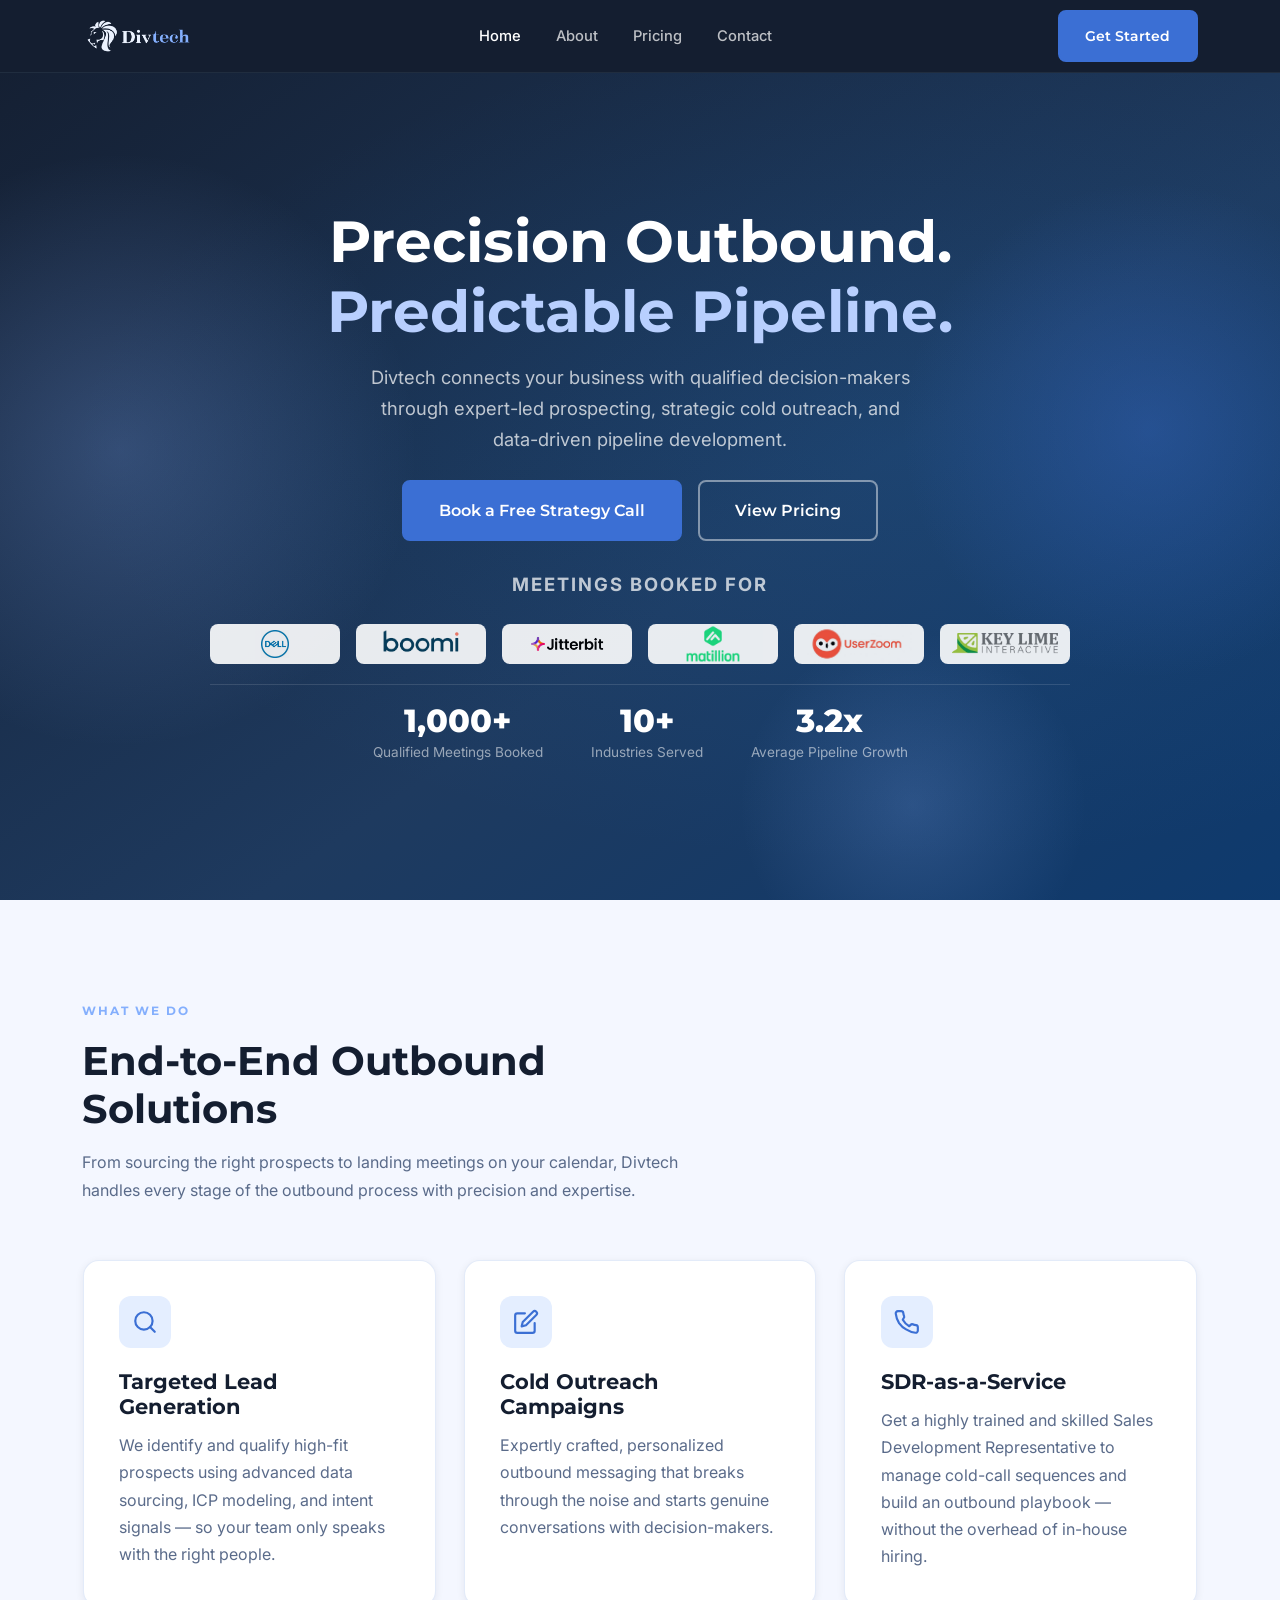
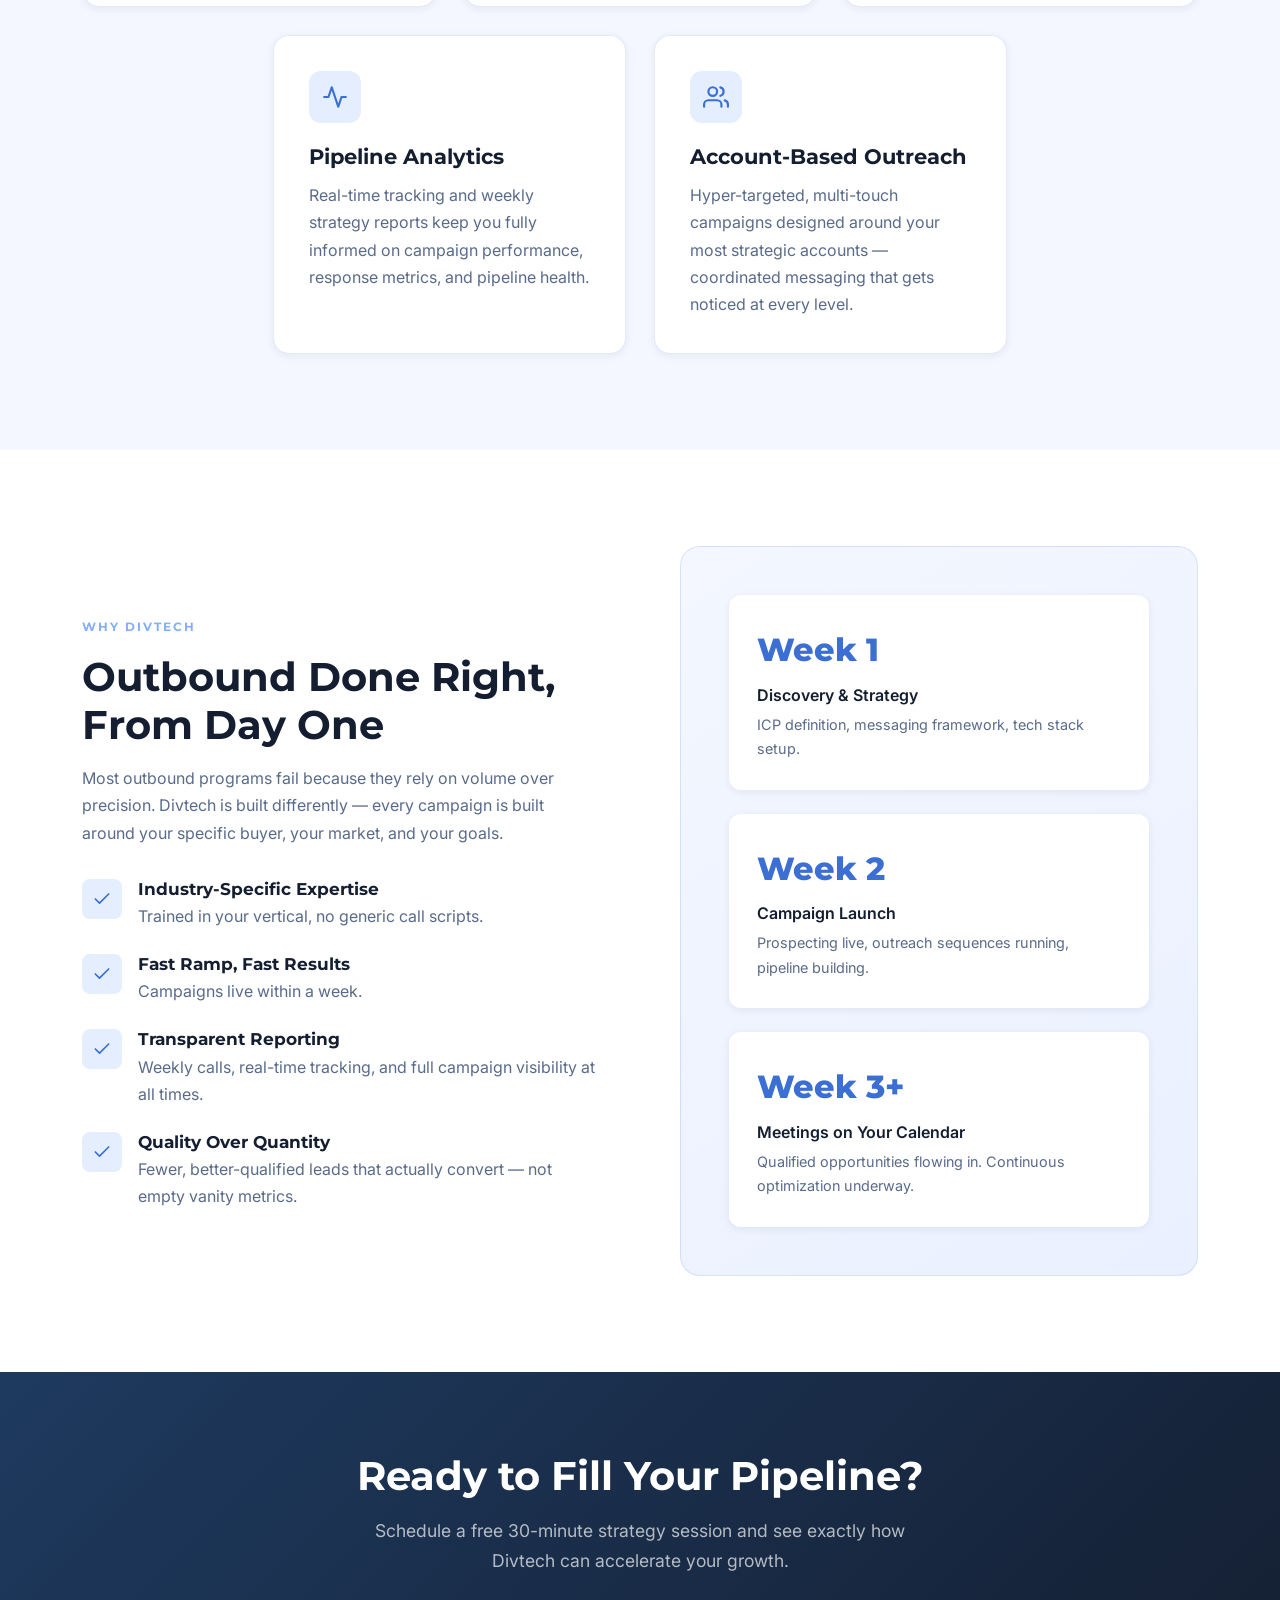
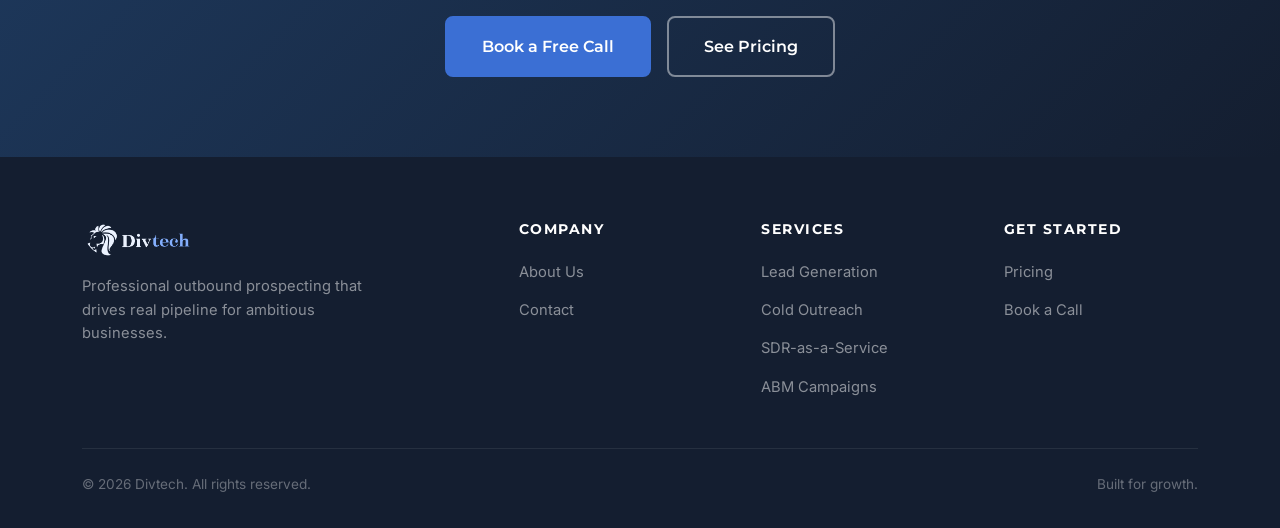
<file: index.html>
<!DOCTYPE html>
<html lang="en">
<head>
  <meta charset="UTF-8" />
  <meta name="viewport" content="width=device-width, initial-scale=1.0" />
  <title>Divtech | Precision Outbound Prospecting</title>
  <meta property="og:title" content="Divtech | Precision Outbound Prospecting" />
  <meta property="og:description" content="Divtech connects your business with qualified decision-makers through expert-led prospecting, strategic cold outreach, and data-driven pipeline development." />
  <meta property="og:image" content="https://divtechus.com/Logo%20Files/png/Color%20logo%20with%20background%20800x800.png" />
  <meta property="og:url" content="https://divtechus.com/" />
  <meta property="og:type" content="website" />
  <meta name="twitter:card" content="summary_large_image" />
  <link rel="icon" href="Logo%20Files/Favicons/browser.png" type="image/png" />
  <link rel="apple-touch-icon" href="Logo%20Files/Favicons/iPhone.png" />
  <link rel="stylesheet" href="css/styles.css" />
</head>
<body>

  <!-- NAV -->
  <nav class="nav">
    <div class="nav-inner">
      <a href="index.html" class="nav-logo"><img src="Logo%20Files/png/Color%20logo%20-%20no%20background.png" alt="Divtech" style="height:38px;" /></a>
      <ul class="nav-links">
        <li><a href="index.html" class="active">Home</a></li>
        <li><a href="about.html">About</a></li>
        <li><a href="pricing.html">Pricing</a></li>
        <li><a href="contact.html">Contact</a></li>
      </ul>
      <div class="nav-right">
        <a href="contact.html" class="btn btn-primary">Get Started</a>
      </div>
      <button class="nav-toggle" aria-label="Toggle menu">&#9776;</button>
    </div>
  </nav>
  <script>
    document.querySelector('.nav-toggle').addEventListener('click', function() {
      document.querySelector('.nav-links').classList.toggle('open');
    });
  </script>

  <!-- HERO -->
  <section class="hero">
    <div class="hero-orb hero-orb-left"></div>
    <div class="hero-orb hero-orb-right"></div>
    <div class="hero-orb hero-orb-bottom"></div>
    <div class="container hero-inner">
      <h1>Precision Outbound.<br><span>Predictable Pipeline.</span></h1>
      <p>Divtech connects your business with qualified decision-makers through expert-led prospecting, strategic cold outreach, and data-driven pipeline development.</p>
      <div class="hero-cta">
        <a href="contact.html" class="btn btn-primary btn-lg">Book a Free Strategy Call</a>
        <a href="pricing.html" class="btn btn-outline-white btn-lg">View Pricing</a>
      </div>

      <div class="hero-clients">
        <p class="hero-clients-label">Meetings booked for</p>
        <div class="hero-clients-logos">
          <div class="logo-pill"><img src="Client%20Logos/Dell_logo.png" alt="Dell" /></div>
          <div class="logo-pill"><img src="Client%20Logos/boomi_logo.PNG" alt="Boomi" /></div>
          <div class="logo-pill logo-pill-2x"><img src="Client%20Logos/jitterbit_logo.png" alt="Jitterbit" /></div>
          <div class="logo-pill logo-pill-2x"><img src="Client%20Logos/Matillion_Logo.png" alt="Matillion" /></div>
          <div class="logo-pill logo-pill-2x"><img src="Client%20Logos/UserZoom_logo.png" alt="UserZoom" /></div>
          <div class="logo-pill"><img src="Client%20Logos/Key_Lime_Logo.png" alt="Key Lime Interactive" /></div>
        </div>
      </div>

      <div class="hero-stats">
        <div>
          <div class="hero-stat-num">1,000+</div>
          <div class="hero-stat-label">Qualified Meetings Booked</div>
        </div>
        <div>
          <div class="hero-stat-num">10+</div>
          <div class="hero-stat-label">Industries Served</div>
        </div>
        <div>
          <div class="hero-stat-num">3.2x</div>
          <div class="hero-stat-label">Average Pipeline Growth</div>
        </div>
      </div>
    </div>
  </section>

  <!-- SERVICES -->
  <section class="section section-off">
    <div class="container">
      <div class="section-header">
        <span class="section-label">What We Do</span>
        <h2>End-to-End Outbound Solutions</h2>
        <p>From sourcing the right prospects to landing meetings on your calendar, Divtech handles every stage of the outbound process with precision and expertise.</p>
      </div>
      <div class="services-grid">
        <div class="card">
          <div class="card-icon">
            <svg fill="none" stroke-width="2" stroke-linecap="round" stroke-linejoin="round" viewBox="0 0 24 24"><circle cx="11" cy="11" r="8"/><path d="m21 21-4.35-4.35"/></svg>
          </div>
          <h3>Targeted Lead Generation</h3>
          <p>We identify and qualify high-fit prospects using advanced data sourcing, ICP modeling, and intent signals — so your team only speaks with the right people.</p>
        </div>
        <div class="card">
          <div class="card-icon">
            <svg fill="none" stroke-width="2" stroke-linecap="round" stroke-linejoin="round" viewBox="0 0 24 24"><path d="M11 4H4a2 2 0 0 0-2 2v14a2 2 0 0 0 2 2h14a2 2 0 0 0 2-2v-7"/><path d="M18.5 2.5a2.121 2.121 0 0 1 3 3L12 15l-4 1 1-4 9.5-9.5z"/></svg>
          </div>
          <h3>Cold Outreach Campaigns</h3>
          <p>Expertly crafted, personalized outbound messaging that breaks through the noise and starts genuine conversations with decision-makers.</p>
        </div>
        <div class="card">
          <div class="card-icon">
            <svg fill="none" stroke-width="2" stroke-linecap="round" stroke-linejoin="round" viewBox="0 0 24 24"><path d="M22 16.92v3a2 2 0 0 1-2.18 2 19.79 19.79 0 0 1-8.63-3.07A19.5 19.5 0 0 1 4.69 13a19.79 19.79 0 0 1-3.07-8.67A2 2 0 0 1 3.6 2h3a2 2 0 0 1 2 1.72c.127.96.361 1.903.7 2.81a2 2 0 0 1-.45 2.11L8.09 9.91a16 16 0 0 0 6 6l1.27-1.27a2 2 0 0 1 2.11-.45c.907.339 1.85.573 2.81.7A2 2 0 0 1 22 16.92z"/></svg>
          </div>
          <h3>SDR-as-a-Service</h3>
          <p>Get a highly trained and skilled Sales Development Representative to manage cold-call sequences and build an outbound playbook — without the overhead of in-house hiring.</p>
        </div>
        <div class="card">
          <div class="card-icon">
            <svg fill="none" stroke-width="2" stroke-linecap="round" stroke-linejoin="round" viewBox="0 0 24 24"><polyline points="22 12 18 12 15 21 9 3 6 12 2 12"/></svg>
          </div>
          <h3>Pipeline Analytics</h3>
          <p>Real-time tracking and weekly strategy reports keep you fully informed on campaign performance, response metrics, and pipeline health.</p>
        </div>
        <div class="card">
          <div class="card-icon">
            <svg fill="none" stroke-width="2" stroke-linecap="round" stroke-linejoin="round" viewBox="0 0 24 24"><path d="M17 21v-2a4 4 0 0 0-4-4H5a4 4 0 0 0-4 4v2"/><circle cx="9" cy="7" r="4"/><path d="M23 21v-2a4 4 0 0 0-3-3.87"/><path d="M16 3.13a4 4 0 0 1 0 7.75"/></svg>
          </div>
          <h3>Account-Based Outreach</h3>
          <p>Hyper-targeted, multi-touch campaigns designed around your most strategic accounts — coordinated messaging that gets noticed at every level.</p>
        </div>
      </div>
    </div>
  </section>

  <!-- WHY US -->
  <section class="section">
    <div class="container">
      <div class="why-grid">
        <div>
          <span class="section-label">Why Divtech</span>
          <h2>Outbound Done Right, From Day One</h2>
          <p style="margin: 1rem 0 2rem;">Most outbound programs fail because they rely on volume over precision. Divtech is built differently — every campaign is built around your specific buyer, your market, and your goals.</p>
          <ul class="why-list">
            <li class="why-item">
              <div class="why-icon"><svg fill="none" stroke-width="2" stroke-linecap="round" stroke-linejoin="round" viewBox="0 0 24 24"><polyline points="20 6 9 17 4 12"/></svg></div>
              <div><h4>Industry-Specific Expertise</h4><p>Trained in your vertical, no generic call scripts.</p></div>
            </li>
            <li class="why-item">
              <div class="why-icon"><svg fill="none" stroke-width="2" stroke-linecap="round" stroke-linejoin="round" viewBox="0 0 24 24"><polyline points="20 6 9 17 4 12"/></svg></div>
              <div><h4>Fast Ramp, Fast Results</h4><p>Campaigns live within a week.</p></div>
            </li>
            <li class="why-item">
              <div class="why-icon"><svg fill="none" stroke-width="2" stroke-linecap="round" stroke-linejoin="round" viewBox="0 0 24 24"><polyline points="20 6 9 17 4 12"/></svg></div>
              <div><h4>Transparent Reporting</h4><p>Weekly calls, real-time tracking, and full campaign visibility at all times.</p></div>
            </li>
            <li class="why-item">
              <div class="why-icon"><svg fill="none" stroke-width="2" stroke-linecap="round" stroke-linejoin="round" viewBox="0 0 24 24"><polyline points="20 6 9 17 4 12"/></svg></div>
              <div><h4>Quality Over Quantity</h4><p>Fewer, better-qualified leads that actually convert — not empty vanity metrics.</p></div>
            </li>
          </ul>
        </div>
        <div style="background: linear-gradient(145deg, var(--off-white), var(--gray-light)); border-radius: 20px; padding: 3rem; border: 1px solid var(--border);">
          <div style="display:flex; flex-direction:column; gap:1.5rem;">
            <div style="background:white; border-radius:12px; padding:1.75rem; box-shadow: var(--shadow-sm);">
              <div style="font-family:'Montserrat',sans-serif; font-weight:800; font-size:2rem; color:var(--blue);">Week 1</div>
              <div style="font-weight:600; color:var(--navy); margin:0.25rem 0;">Discovery & Strategy</div>
              <p style="font-size:0.9rem;">ICP definition, messaging framework, tech stack setup.</p>
            </div>
            <div style="background:white; border-radius:12px; padding:1.75rem; box-shadow: var(--shadow-sm);">
              <div style="font-family:'Montserrat',sans-serif; font-weight:800; font-size:2rem; color:var(--blue);">Week 2</div>
              <div style="font-weight:600; color:var(--navy); margin:0.25rem 0;">Campaign Launch</div>
              <p style="font-size:0.9rem;">Prospecting live, outreach sequences running, pipeline building.</p>
            </div>
            <div style="background:white; border-radius:12px; padding:1.75rem; box-shadow: var(--shadow-sm);">
              <div style="font-family:'Montserrat',sans-serif; font-weight:800; font-size:2rem; color:var(--blue);">Week 3+</div>
              <div style="font-weight:600; color:var(--navy); margin:0.25rem 0;">Meetings on Your Calendar</div>
              <p style="font-size:0.9rem;">Qualified opportunities flowing in. Continuous optimization underway.</p>
            </div>
          </div>
        </div>
      </div>
    </div>
  </section>

  <!-- CTA -->
  <div class="cta-section">
    <div class="container">
      <h2>Ready to Fill Your Pipeline?</h2>
      <p>Schedule a free 30-minute strategy session and see exactly how Divtech can accelerate your growth.</p>
      <div class="cta-btns">
        <a href="contact.html" class="btn btn-primary btn-lg">Book a Free Call</a>
        <a href="pricing.html" class="btn btn-outline-white btn-lg">See Pricing</a>
      </div>
    </div>
  </div>

  <!-- FOOTER -->
  <footer class="footer">
    <div class="container">
      <div class="footer-grid">
        <div class="footer-brand">
          <a href="index.html" class="nav-logo"><img src="Logo%20Files/png/Color%20logo%20-%20no%20background.png" alt="Divtech" style="height:38px;" /></a>
          <p>Professional outbound prospecting that drives real pipeline for ambitious businesses.</p>
        </div>
        <div class="footer-col">
          <h5>Company</h5>
          <ul class="footer-links">
            <li><a href="about.html">About Us</a></li>
            <li><a href="contact.html">Contact</a></li>
          </ul>
        </div>
        <div class="footer-col">
          <h5>Services</h5>
          <ul class="footer-links">
            <li><a href="#">Lead Generation</a></li>
            <li><a href="#">Cold Outreach</a></li>
            <li><a href="#">SDR-as-a-Service</a></li>
            <li><a href="#">ABM Campaigns</a></li>
          </ul>
        </div>
        <div class="footer-col">
          <h5>Get Started</h5>
          <ul class="footer-links">
            <li><a href="pricing.html">Pricing</a></li>
            <li><a href="contact.html">Book a Call</a></li>
          </ul>
        </div>
      </div>
      <hr class="footer-divider" />
      <div class="footer-bottom">
        <p>&copy; 2026 Divtech. All rights reserved.</p>
        <p>Built for growth.</p>
      </div>
    </div>
  </footer>

</body>
</html>
</file>
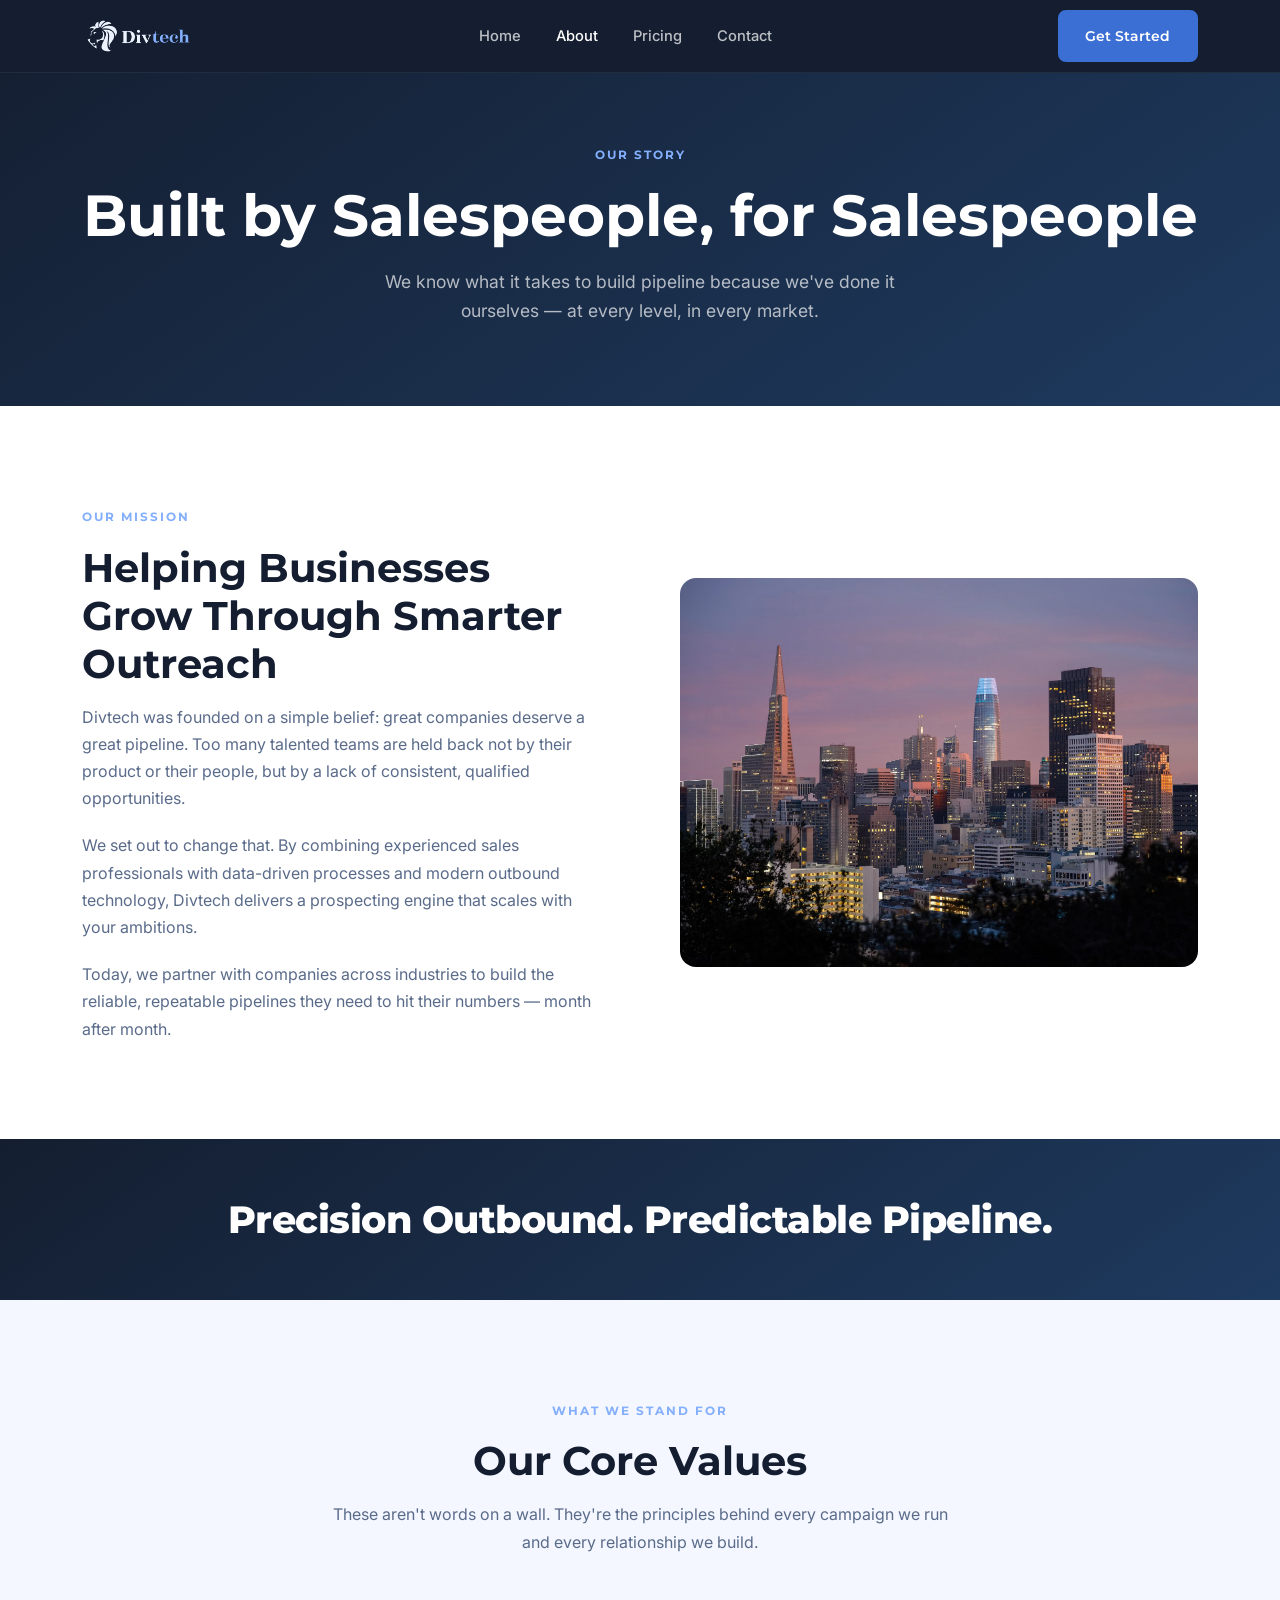
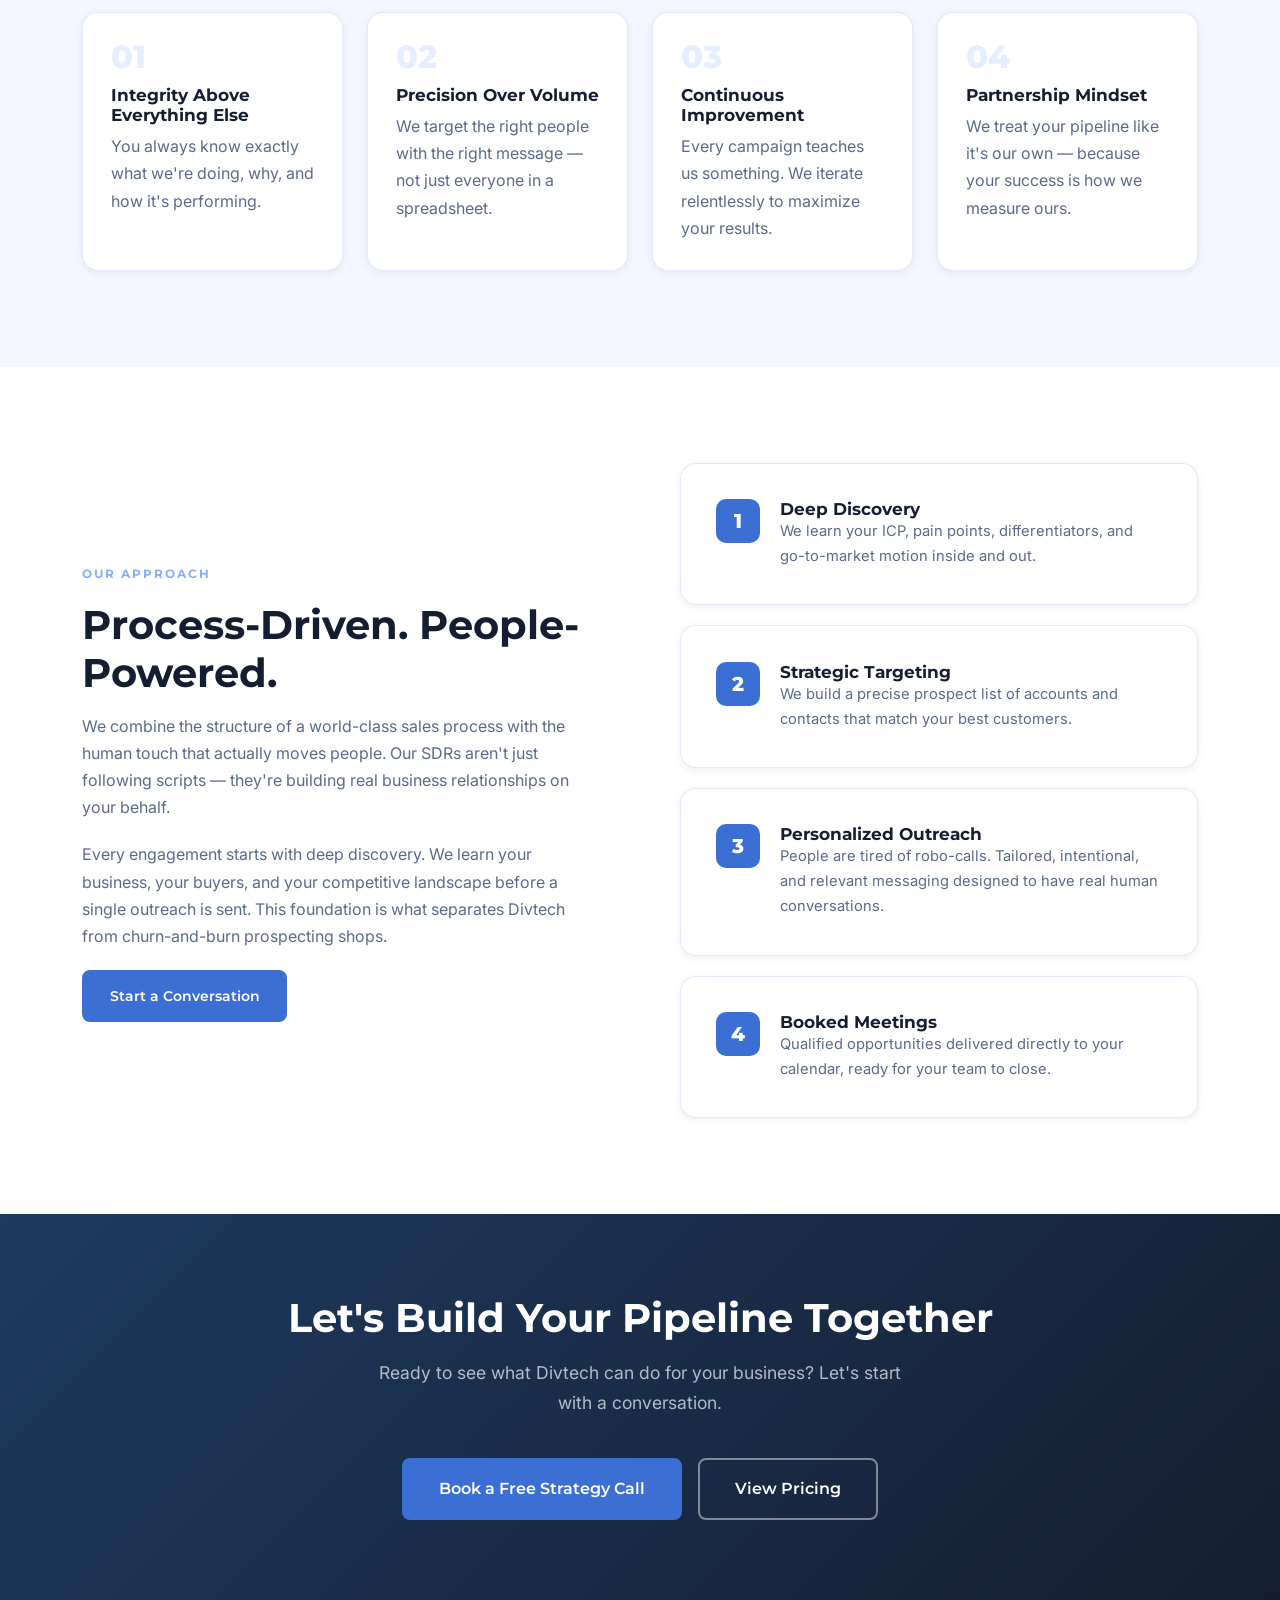
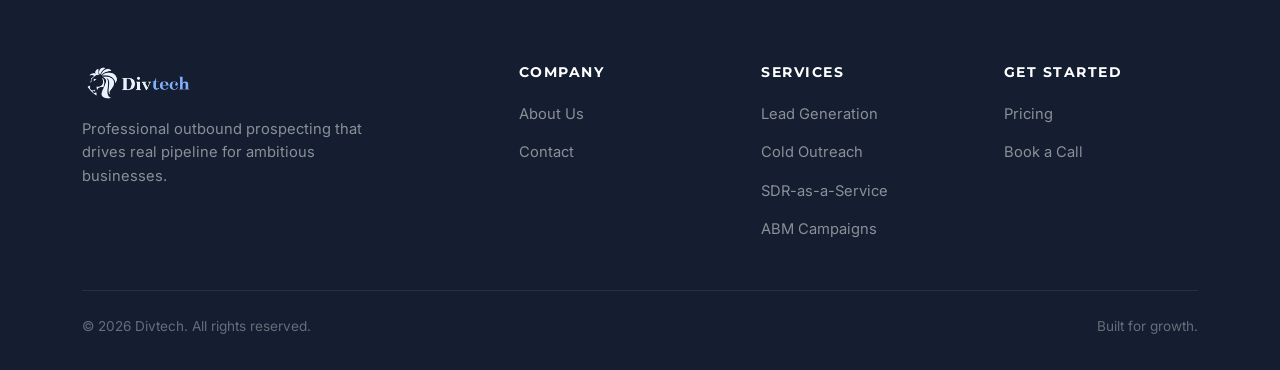
<file: about.html>
<!DOCTYPE html>
<html lang="en">
<head>
  <meta charset="UTF-8" />
  <meta name="viewport" content="width=device-width, initial-scale=1.0" />
  <title>About Us | Divtech</title>
  <meta property="og:title" content="About Us | Divtech" />
  <meta property="og:description" content="Divtech connects your business with qualified decision-makers through expert-led prospecting, strategic cold outreach, and data-driven pipeline development." />
  <meta property="og:image" content="https://divtechus.com/Logo%20Files/png/Color%20logo%20with%20background%20800x800.png" />
  <meta property="og:url" content="https://divtechus.com/about.html" />
  <meta property="og:type" content="website" />
  <meta name="twitter:card" content="summary_large_image" />
  <link rel="icon" href="Logo%20Files/Favicons/browser.png" type="image/png" />
  <link rel="apple-touch-icon" href="Logo%20Files/Favicons/iPhone.png" />
  <link rel="stylesheet" href="css/styles.css" />
</head>
<body>

  <!-- NAV -->
  <nav class="nav">
    <div class="nav-inner">
      <a href="index.html" class="nav-logo"><img src="Logo%20Files/png/Color%20logo%20-%20no%20background.png" alt="Divtech" style="height:38px;" /></a>
      <ul class="nav-links">
        <li><a href="index.html">Home</a></li>
        <li><a href="about.html" class="active">About</a></li>
        <li><a href="pricing.html">Pricing</a></li>
        <li><a href="contact.html">Contact</a></li>
      </ul>
      <div class="nav-right">
        <a href="contact.html" class="btn btn-primary">Get Started</a>
      </div>
      <button class="nav-toggle" aria-label="Toggle menu">&#9776;</button>
    </div>
  </nav>
  <script>
    document.querySelector('.nav-toggle').addEventListener('click', function() {
      document.querySelector('.nav-links').classList.toggle('open');
    });
  </script>

  <!-- PAGE HEADER -->
  <div class="page-header">
    <div class="container">
      <span class="section-label" style="color:var(--blue-mid);">Our Story</span>
      <h1>Built by Salespeople, for Salespeople</h1>
      <p>We know what it takes to build pipeline because we've done it ourselves — at every level, in every market.</p>
    </div>
  </div>

  <!-- MISSION -->
  <section class="section">
    <div class="container">
      <div class="about-grid">
        <div>
          <span class="section-label">Our Mission</span>
          <h2>Helping Businesses Grow Through Smarter Outreach</h2>
          <p style="margin: 1rem 0 1.25rem;">Divtech was founded on a simple belief: great companies deserve a great pipeline. Too many talented teams are held back not by their product or their people, but by a lack of consistent, qualified opportunities.</p>
          <p style="margin-bottom: 1.25rem;">We set out to change that. By combining experienced sales professionals with data-driven processes and modern outbound technology, Divtech delivers a prospecting engine that scales with your ambitions.</p>
          <p>Today, we partner with companies across industries to build the reliable, repeatable pipelines they need to hit their numbers — month after month.</p>
        </div>
        <img src="sf-skyline.jpg" alt="San Francisco skyline" style="width:100%; aspect-ratio:4/3; object-fit:cover; border-radius:var(--radius-lg);" />
      </div>
    </div>
  </section>

  <!-- STATS -->
  <div class="stats-bar" style="text-align:center; background: linear-gradient(145deg, var(--navy) 0%, var(--blue-dark) 100%);">
    <div class="container">
      <div style="font-family:'Montserrat',sans-serif; font-size:clamp(1.6rem, 3.5vw, 2.4rem); font-weight:800; color:var(--white); letter-spacing:-0.5px;">Precision Outbound. Predictable Pipeline.</div>
    </div>
  </div>

  <!-- VALUES -->
  <section class="section section-off">
    <div class="container">
      <div class="section-header centered">
        <span class="section-label">What We Stand For</span>
        <h2>Our Core Values</h2>
        <p>These aren't words on a wall. They're the principles behind every campaign we run and every relationship we build.</p>
      </div>
      <div class="grid-4">
        <div class="value-card">
          <div class="value-num">01</div>
          <h4>Integrity Above Everything Else</h4>
          <p>You always know exactly what we're doing, why, and how it's performing.</p>
        </div>
        <div class="value-card">
          <div class="value-num">02</div>
          <h4>Precision Over Volume</h4>
          <p>We target the right people with the right message — not just everyone in a spreadsheet.</p>
        </div>
        <div class="value-card">
          <div class="value-num">03</div>
          <h4>Continuous Improvement</h4>
          <p>Every campaign teaches us something. We iterate relentlessly to maximize your results.</p>
        </div>
        <div class="value-card">
          <div class="value-num">04</div>
          <h4>Partnership Mindset</h4>
          <p>We treat your pipeline like it's our own — because your success is how we measure ours.</p>
        </div>
      </div>
    </div>
  </section>

  <!-- APPROACH -->
  <section class="section">
    <div class="container">
      <div class="about-grid">
        <div>
          <span class="section-label">Our Approach</span>
          <h2>Process-Driven. People-Powered.</h2>
          <p style="margin: 1rem 0 1.25rem;">We combine the structure of a world-class sales process with the human touch that actually moves people. Our SDRs aren't just following scripts — they're building real business relationships on your behalf.</p>
          <p style="margin-bottom: 1.25rem;">Every engagement starts with deep discovery. We learn your business, your buyers, and your competitive landscape before a single outreach is sent. This foundation is what separates Divtech from churn-and-burn prospecting shops.</p>
          <a href="contact.html" class="btn btn-primary">Start a Conversation</a>
        </div>
        <div style="display:flex; flex-direction:column; gap:1.25rem;">
          <div class="card" style="display:flex; gap:1.25rem; align-items:flex-start;">
            <div style="background:var(--blue); color:white; font-family:'Montserrat',sans-serif; font-weight:800; font-size:1.25rem; width:44px; height:44px; border-radius:10px; display:flex; align-items:center; justify-content:center; flex-shrink:0;">1</div>
            <div><h4>Deep Discovery</h4><p style="font-size:0.92rem;">We learn your ICP, pain points, differentiators, and go-to-market motion inside and out.</p></div>
          </div>
          <div class="card" style="display:flex; gap:1.25rem; align-items:flex-start;">
            <div style="background:var(--blue); color:white; font-family:'Montserrat',sans-serif; font-weight:800; font-size:1.25rem; width:44px; height:44px; border-radius:10px; display:flex; align-items:center; justify-content:center; flex-shrink:0;">2</div>
            <div><h4>Strategic Targeting</h4><p style="font-size:0.92rem;">We build a precise prospect list of accounts and contacts that match your best customers.</p></div>
          </div>
          <div class="card" style="display:flex; gap:1.25rem; align-items:flex-start;">
            <div style="background:var(--blue); color:white; font-family:'Montserrat',sans-serif; font-weight:800; font-size:1.25rem; width:44px; height:44px; border-radius:10px; display:flex; align-items:center; justify-content:center; flex-shrink:0;">3</div>
            <div><h4>Personalized Outreach</h4><p style="font-size:0.92rem;">People are tired of robo-calls. Tailored, intentional, and relevant messaging designed to have real human conversations.</p></div>
          </div>
          <div class="card" style="display:flex; gap:1.25rem; align-items:flex-start;">
            <div style="background:var(--blue); color:white; font-family:'Montserrat',sans-serif; font-weight:800; font-size:1.25rem; width:44px; height:44px; border-radius:10px; display:flex; align-items:center; justify-content:center; flex-shrink:0;">4</div>
            <div><h4>Booked Meetings</h4><p style="font-size:0.92rem;">Qualified opportunities delivered directly to your calendar, ready for your team to close.</p></div>
          </div>
        </div>
      </div>
    </div>
  </section>

  <!-- CTA -->
  <div class="cta-section">
    <div class="container">
      <h2>Let's Build Your Pipeline Together</h2>
      <p>Ready to see what Divtech can do for your business? Let's start with a conversation.</p>
      <div class="cta-btns">
        <a href="contact.html" class="btn btn-primary btn-lg">Book a Free Strategy Call</a>
        <a href="pricing.html" class="btn btn-outline-white btn-lg">View Pricing</a>
      </div>
    </div>
  </div>

  <!-- FOOTER -->
  <footer class="footer">
    <div class="container">
      <div class="footer-grid">
        <div class="footer-brand">
          <a href="index.html" class="nav-logo"><img src="Logo%20Files/png/Color%20logo%20-%20no%20background.png" alt="Divtech" style="height:38px;" /></a>
          <p>Professional outbound prospecting that drives real pipeline for ambitious businesses.</p>
        </div>
        <div class="footer-col">
          <h5>Company</h5>
          <ul class="footer-links">
            <li><a href="about.html">About Us</a></li>
            <li><a href="contact.html">Contact</a></li>
          </ul>
        </div>
        <div class="footer-col">
          <h5>Services</h5>
          <ul class="footer-links">
            <li><a href="#">Lead Generation</a></li>
            <li><a href="#">Cold Outreach</a></li>
            <li><a href="#">SDR-as-a-Service</a></li>
            <li><a href="#">ABM Campaigns</a></li>
          </ul>
        </div>
        <div class="footer-col">
          <h5>Get Started</h5>
          <ul class="footer-links">
            <li><a href="pricing.html">Pricing</a></li>
            <li><a href="contact.html">Book a Call</a></li>
          </ul>
        </div>
      </div>
      <hr class="footer-divider" />
      <div class="footer-bottom">
        <p>&copy; 2026 Divtech. All rights reserved.</p>
        <p>Built for growth.</p>
      </div>
    </div>
  </footer>

</body>
</html>
</file>
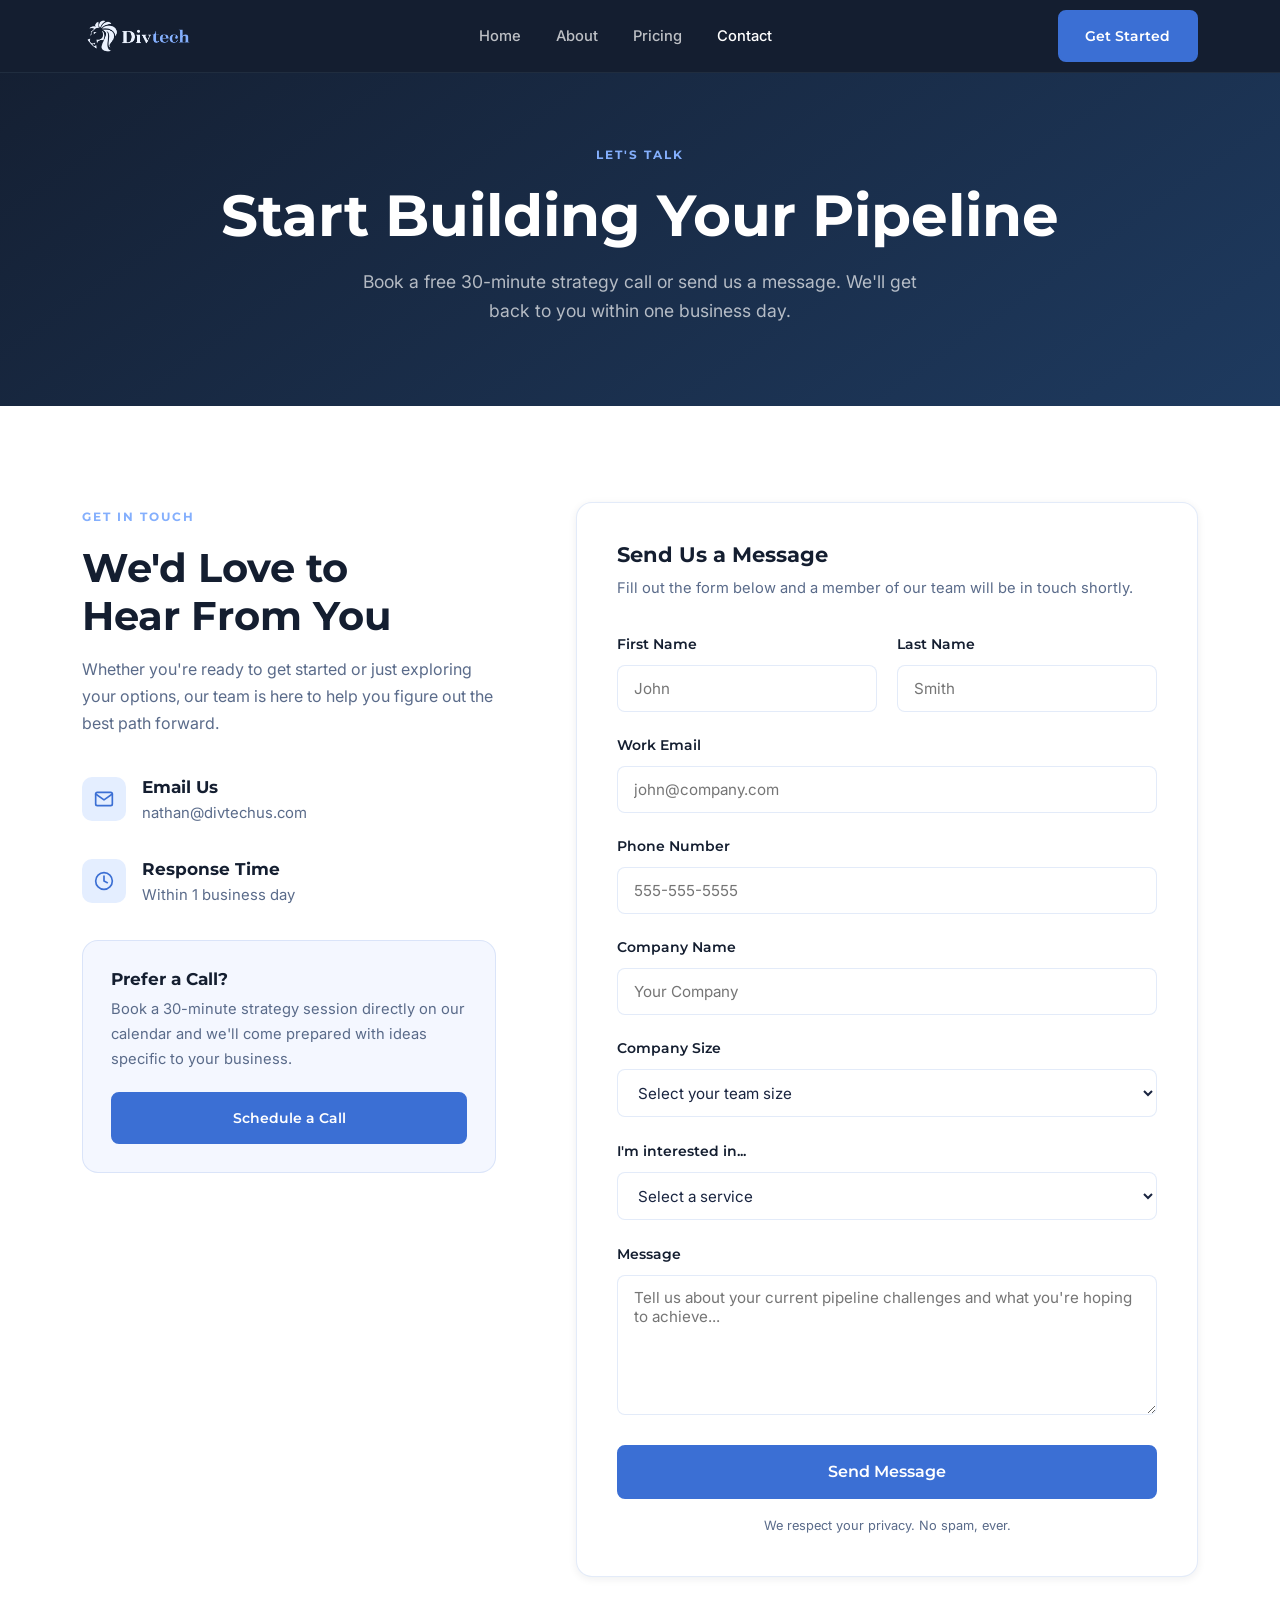
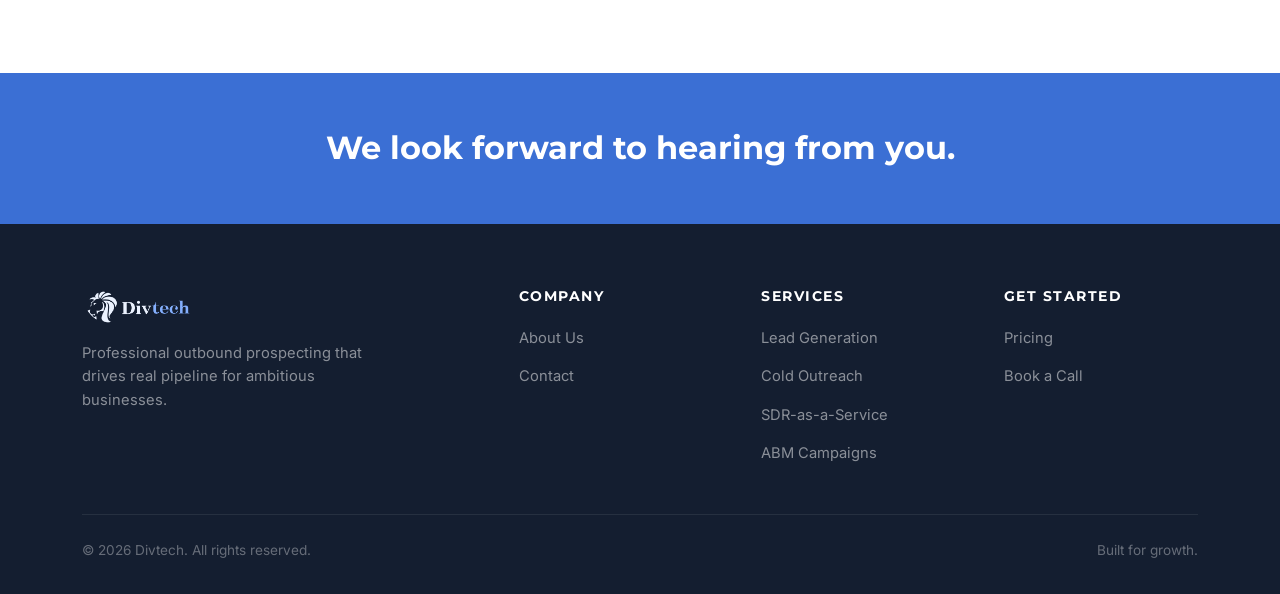
<file: contact.html>
<!DOCTYPE html>
<html lang="en">
<head>
  <meta charset="UTF-8" />
  <meta name="viewport" content="width=device-width, initial-scale=1.0" />
  <title>Contact Us | Divtech</title>
  <meta property="og:title" content="Contact Us | Divtech" />
  <meta property="og:description" content="Start building your pipeline with Divtech. Book a free strategy call or send us a message." />
  <meta property="og:image" content="https://divtechus.com/Logo%20Files/png/Color%20logo%20with%20background%20800x800.png" />
  <meta property="og:url" content="https://divtechus.com/contact.html" />
  <meta property="og:type" content="website" />
  <meta name="twitter:card" content="summary_large_image" />
  <link rel="icon" href="Logo%20Files/Favicons/browser.png" type="image/png" />
  <link rel="apple-touch-icon" href="Logo%20Files/Favicons/iPhone.png" />
  <link rel="stylesheet" href="css/styles.css" />
</head>
<body>

  <!-- NAV -->
  <nav class="nav">
    <div class="nav-inner">
      <a href="index.html" class="nav-logo"><img src="Logo%20Files/png/Color%20logo%20-%20no%20background.png" alt="Divtech" style="height:38px;" /></a>
      <ul class="nav-links">
        <li><a href="index.html">Home</a></li>
        <li><a href="about.html">About</a></li>
        <li><a href="pricing.html">Pricing</a></li>
        <li><a href="contact.html" class="active">Contact</a></li>
      </ul>
      <div class="nav-right">
        <a href="contact.html" class="btn btn-primary">Get Started</a>
      </div>
      <button class="nav-toggle" aria-label="Toggle menu">&#9776;</button>
    </div>
  </nav>
  <script>
    document.querySelector('.nav-toggle').addEventListener('click', function() {
      document.querySelector('.nav-links').classList.toggle('open');
    });
  </script>

  <!-- PAGE HEADER -->
  <div class="page-header">
    <div class="container">
      <span class="section-label" style="color:var(--blue-mid);">Let's Talk</span>
      <h1>Start Building Your Pipeline</h1>
      <p>Book a free 30-minute strategy call or send us a message. We'll get back to you within one business day.</p>
    </div>
  </div>

  <!-- CONTACT SECTION -->
  <section class="section">
    <div class="container">
      <div class="contact-grid">

        <!-- LEFT: INFO -->
        <div>
          <span class="section-label">Get in Touch</span>
          <h2 style="margin-bottom:1rem;">We'd Love to<br>Hear From You</h2>
          <p style="margin-bottom:2.5rem;">Whether you're ready to get started or just exploring your options, our team is here to help you figure out the best path forward.</p>

          <div class="contact-info-item">
            <div class="contact-icon">
              <svg fill="none" stroke-width="2" stroke-linecap="round" stroke-linejoin="round" viewBox="0 0 24 24"><path d="M4 4h16c1.1 0 2 .9 2 2v12c0 1.1-.9 2-2 2H4c-1.1 0-2-.9-2-2V6c0-1.1.9-2 2-2z"/><polyline points="22,6 12,13 2,6"/></svg>
            </div>
            <div>
              <h4>Email Us</h4>
              <p>nathan@divtechus.com</p>
            </div>
          </div>

          <div class="contact-info-item">
            <div class="contact-icon">
              <svg fill="none" stroke-width="2" stroke-linecap="round" stroke-linejoin="round" viewBox="0 0 24 24"><circle cx="12" cy="12" r="10"/><polyline points="12 6 12 12 16 14"/></svg>
            </div>
            <div>
              <h4>Response Time</h4>
              <p>Within 1 business day</p>
            </div>
          </div>

          <div style="background:var(--off-white); border-radius:var(--radius-lg); padding:1.75rem; border:1px solid var(--border); margin-top:1rem;">
            <h4 style="margin-bottom:0.5rem;">Prefer a Call?</h4>
            <p style="font-size:0.92rem; margin-bottom:1.25rem;">Book a 30-minute strategy session directly on our calendar and we'll come prepared with ideas specific to your business.</p>
            <a href="https://calendar.app.google/P2THzdombb6ASSKi6" target="_blank" class="btn btn-primary" style="width:100%; justify-content:center;">Schedule a Call</a>
          </div>
        </div>

        <!-- RIGHT: FORM -->
        <div class="card" style="padding:2.5rem;">
          <h3 style="margin-bottom:0.5rem;">Send Us a Message</h3>
          <p style="font-size:0.92rem; margin-bottom:2rem;">Fill out the form below and a member of our team will be in touch shortly.</p>

          <form action="https://formspree.io/f/mjgdgwnv" method="POST">
            <div class="form-row">
              <div class="form-group">
                <label for="first-name">First Name</label>
                <input type="text" id="first-name" name="first-name" placeholder="John" />
              </div>
              <div class="form-group">
                <label for="last-name">Last Name</label>
                <input type="text" id="last-name" name="last-name" placeholder="Smith" />
              </div>
            </div>

            <div class="form-group">
              <label for="email">Work Email</label>
              <input type="email" id="email" name="email" placeholder="john@company.com" />
            </div>

            <div class="form-group">
              <label for="phone">Phone Number</label>
              <input type="tel" id="phone" name="phone" placeholder="555-555-5555" />
            </div>

            <div class="form-group">
              <label for="company">Company Name</label>
              <input type="text" id="company" name="company" placeholder="Your Company" />
            </div>

            <div class="form-group">
              <label for="size">Company Size</label>
              <select id="size" name="company-size">
                <option value="" disabled selected>Select your team size</option>
                <option>1–10 employees</option>
                <option>11–50 employees</option>
                <option>51–200 employees</option>
                <option>201–500 employees</option>
                <option>500+ employees</option>
              </select>
            </div>

            <div class="form-group">
              <label for="interest">I'm interested in...</label>
              <select id="interest" name="interest">
                <option value="" disabled selected>Select a service</option>
                <option>Lead Generation</option>
                <option>Cold Outreach Campaigns</option>
                <option>SDR-as-a-Service</option>
                <option>Account-Based Marketing</option>
                <option>Full Outbound Program</option>
                <option>Not sure — let's talk</option>
              </select>
            </div>

            <div class="form-group">
              <label for="message">Message</label>
              <textarea id="message" name="message" placeholder="Tell us about your current pipeline challenges and what you're hoping to achieve..."></textarea>
            </div>

            <button type="submit" class="btn btn-primary btn-lg" style="width:100%; justify-content:center;">Send Message</button>
            <p style="font-size:0.8rem; text-align:center; margin-top:1rem;">We respect your privacy. No spam, ever.</p>
          </form>
        </div>

      </div>
    </div>
  </section>

  <!-- TRUST STRIP -->
  <div class="stats-bar" style="text-align:center;">
    <div class="container">
      <div style="font-family:'Montserrat',sans-serif; font-size:clamp(1.4rem, 3vw, 2rem); font-weight:700; color:var(--white);">We look forward to hearing from you.</div>
    </div>
  </div>

  <!-- FOOTER -->
  <footer class="footer">
    <div class="container">
      <div class="footer-grid">
        <div class="footer-brand">
          <a href="index.html" class="nav-logo"><img src="Logo%20Files/png/Color%20logo%20-%20no%20background.png" alt="Divtech" style="height:38px;" /></a>
          <p>Professional outbound prospecting that drives real pipeline for ambitious businesses.</p>
        </div>
        <div class="footer-col">
          <h5>Company</h5>
          <ul class="footer-links">
            <li><a href="about.html">About Us</a></li>
            <li><a href="contact.html">Contact</a></li>
          </ul>
        </div>
        <div class="footer-col">
          <h5>Services</h5>
          <ul class="footer-links">
            <li><a href="#">Lead Generation</a></li>
            <li><a href="#">Cold Outreach</a></li>
            <li><a href="#">SDR-as-a-Service</a></li>
            <li><a href="#">ABM Campaigns</a></li>
          </ul>
        </div>
        <div class="footer-col">
          <h5>Get Started</h5>
          <ul class="footer-links">
            <li><a href="pricing.html">Pricing</a></li>
            <li><a href="contact.html">Book a Call</a></li>
          </ul>
        </div>
      </div>
      <hr class="footer-divider" />
      <div class="footer-bottom">
        <p>&copy; 2026 Divtech. All rights reserved.</p>
        <p>Built for growth.</p>
      </div>
    </div>
  </footer>

</body>
</html>
</file>
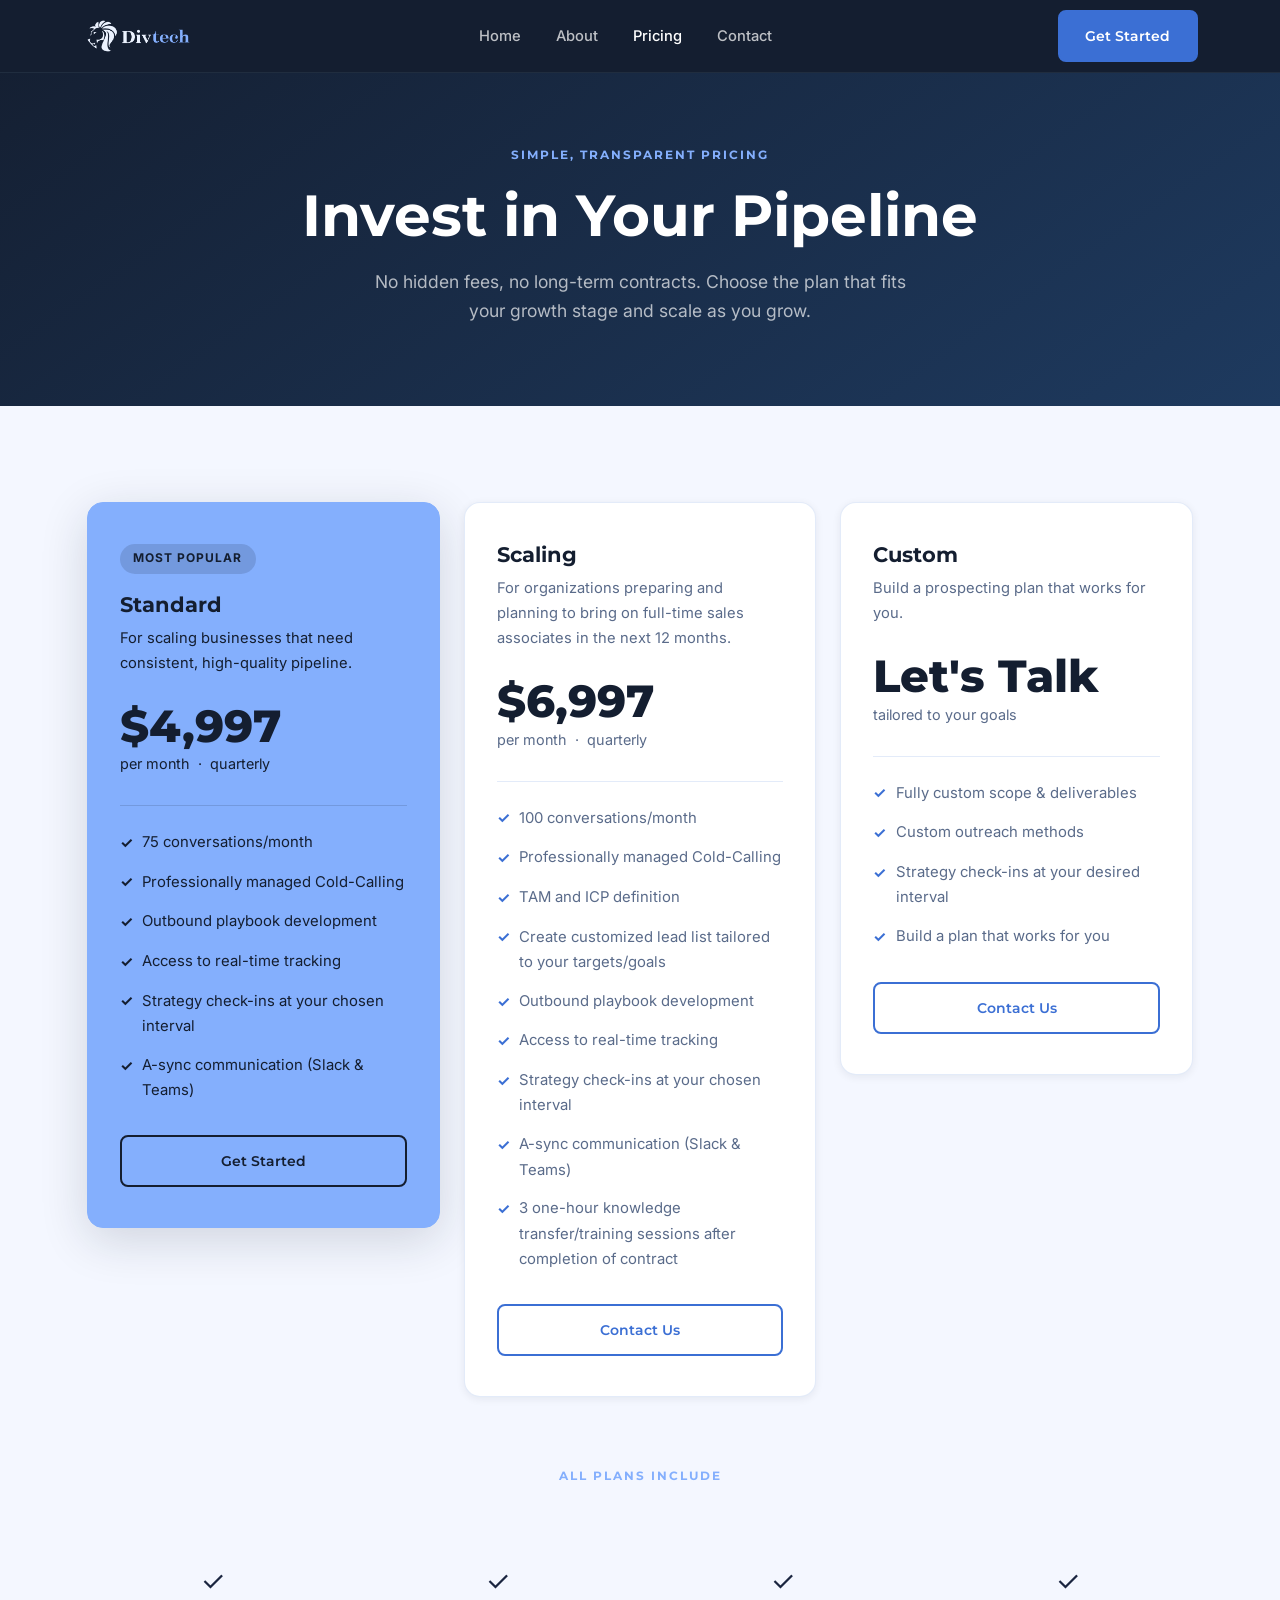
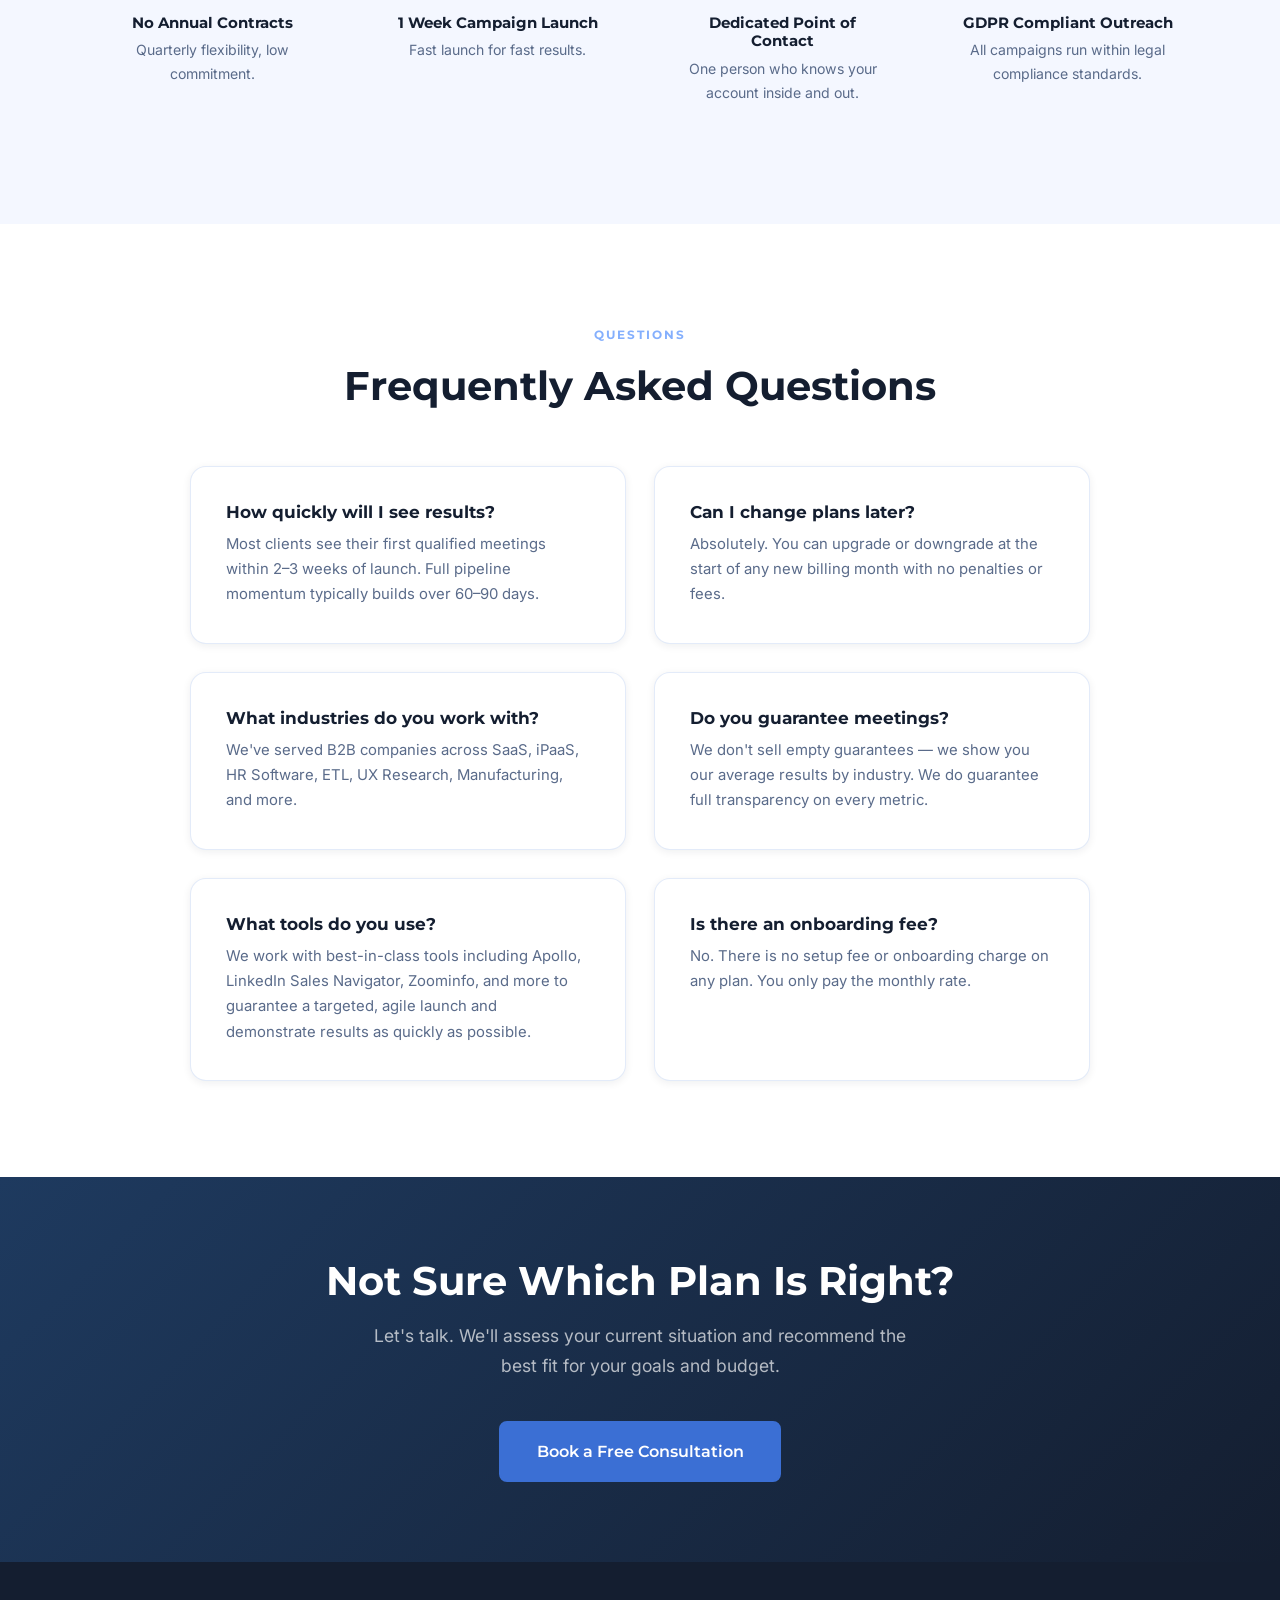
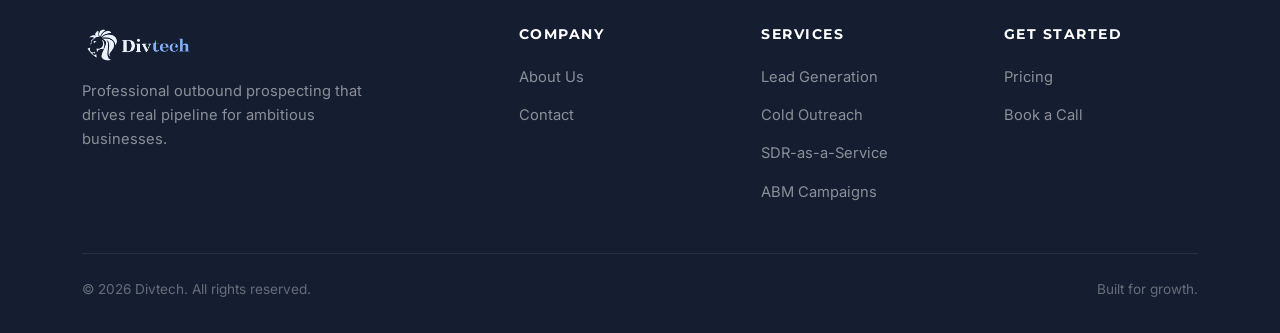
<file: pricing.html>
<!DOCTYPE html>
<html lang="en">
<head>
  <meta charset="UTF-8" />
  <meta name="viewport" content="width=device-width, initial-scale=1.0" />
  <title>Pricing | Divtech</title>
  <meta property="og:title" content="Pricing | Divtech" />
  <meta property="og:description" content="Simple, transparent pricing for outbound prospecting and pipeline development." />
  <meta property="og:image" content="https://divtechus.com/Logo%20Files/png/Color%20logo%20with%20background%20800x800.png" />
  <meta property="og:url" content="https://divtechus.com/pricing.html" />
  <meta property="og:type" content="website" />
  <meta name="twitter:card" content="summary_large_image" />
  <link rel="icon" href="Logo%20Files/Favicons/browser.png" type="image/png" />
  <link rel="apple-touch-icon" href="Logo%20Files/Favicons/iPhone.png" />
  <link rel="stylesheet" href="css/styles.css" />
</head>
<body>

  <!-- NAV -->
  <nav class="nav">
    <div class="nav-inner">
      <a href="index.html" class="nav-logo"><img src="Logo%20Files/png/Color%20logo%20-%20no%20background.png" alt="Divtech" style="height:38px;" /></a>
      <ul class="nav-links">
        <li><a href="index.html">Home</a></li>
        <li><a href="about.html">About</a></li>
        <li><a href="pricing.html" class="active">Pricing</a></li>
        <li><a href="contact.html">Contact</a></li>
      </ul>
      <div class="nav-right">
        <a href="contact.html" class="btn btn-primary">Get Started</a>
      </div>
      <button class="nav-toggle" aria-label="Toggle menu">&#9776;</button>
    </div>
  </nav>
  <script>
    document.querySelector('.nav-toggle').addEventListener('click', function() {
      document.querySelector('.nav-links').classList.toggle('open');
    });
  </script>

  <!-- PAGE HEADER -->
  <div class="page-header">
    <div class="container">
      <span class="section-label" style="color:var(--blue-mid);">Simple, Transparent Pricing</span>
      <h1>Invest in Your Pipeline</h1>
      <p>No hidden fees, no long-term contracts. Choose the plan that fits your growth stage and scale as you grow.</p>
    </div>
  </div>

  <!-- PRICING CARDS -->
  <section class="section section-off">
    <div class="container">
<div class="pricing-grid">

        <!-- STARTER (temporarily removed, may re-add later)
        <div class="pricing-card">
          <h3>Starter</h3>
          <p>For early-stage companies ready to build their first outbound motion.</p>
          <div class="pricing-price">$4,997</div>
          <div class="pricing-period">per month &nbsp;·&nbsp; monthly</div>
          <hr class="pricing-divider" />
          <ul class="pricing-features">
            <li>50 conversations/month</li>
            <li>Professionally managed cold-calling</li>
            <li>Access to real-time tracking</li>
            <li>Bi-weekly strategy check-in</li>
            <li>A-sync communication (Slack &amp; Teams)</li>
          </ul>
          <a href="contact.html" class="btn btn-outline" style="width:100%; justify-content:center;">Get Started</a>
        </div>
        -->

        <!-- GROWTH (FEATURED) -->
        <div class="pricing-card featured">
          <div class="pricing-badge">Most Popular</div>
          <h3>Standard</h3>
          <p>For scaling businesses that need consistent, high-quality pipeline.</p>
          <div class="pricing-price">$4,997</div>
          <div class="pricing-period">per month &nbsp;·&nbsp; quarterly</div>
          <hr class="pricing-divider" />
          <ul class="pricing-features">
            <li>75 conversations/month</li>
            <li>Professionally managed Cold-Calling</li>
            <li>Outbound playbook development</li>
            <li>Access to real-time tracking</li>
            <li>Strategy check-ins at your chosen interval</li>
            <li>A-sync communication (Slack &amp; Teams)</li>
          </ul>
          <a href="contact.html" class="btn btn-outline-white" style="width:100%; justify-content:center;">Get Started</a>
        </div>

        <!-- ENTERPRISE -->
        <div class="pricing-card">
          <h3>Scaling</h3>
          <p>For organizations preparing and planning to bring on full-time sales associates in the next 12 months.</p>
          <div class="pricing-price">$6,997</div>
          <div class="pricing-period">per month &nbsp;·&nbsp; quarterly</div>
          <hr class="pricing-divider" />
          <ul class="pricing-features">
            <li>100 conversations/month</li>
            <li>Professionally managed Cold-Calling</li>
            <li>TAM and ICP definition</li>
            <li>Create customized lead list tailored to your targets/goals</li>
            <li>Outbound playbook development</li>
            <li>Access to real-time tracking</li>
            <li>Strategy check-ins at your chosen interval</li>
            <li>A-sync communication (Slack &amp; Teams)</li>
            <li>3 one-hour knowledge transfer/training sessions after completion of contract</li>
          </ul>
          <a href="contact.html" class="btn btn-outline" style="width:100%; justify-content:center;">Contact Us</a>
        </div>

        <!-- CUSTOM -->
        <div class="pricing-card">
          <h3>Custom</h3>
          <p>Build a prospecting plan that works for you.</p>
          <div class="pricing-price">Let's Talk</div>
          <div class="pricing-period">tailored to your goals</div>
          <hr class="pricing-divider" />
          <ul class="pricing-features">
            <li>Fully custom scope & deliverables</li>
            <li>Custom outreach methods</li>
            <li>Strategy check-ins at your desired interval</li>
            <li>Build a plan that works for you</li>
          </ul>
          <a href="contact.html" class="btn btn-outline" style="width:100%; justify-content:center;">Contact Us</a>
        </div>

      </div>

      <!-- ALL PLANS INCLUDE -->
      <div style="margin-top: 4rem; text-align:center;">
        <span class="section-label">All Plans Include</span>
        <div class="grid-4" style="margin-top:2rem;">
          <div style="text-align:center; padding:1.5rem;">
            <div style="font-size:1.75rem; margin-bottom:0.5rem;">✓</div>
            <h4 style="font-size:0.95rem; margin-bottom:0.4rem;">No Annual Contracts</h4>
            <p style="font-size:0.88rem;">Quarterly flexibility, low commitment.</p>
          </div>
          <div style="text-align:center; padding:1.5rem;">
            <div style="font-size:1.75rem; margin-bottom:0.5rem;">✓</div>
            <h4 style="font-size:0.95rem; margin-bottom:0.4rem;">1 Week Campaign Launch</h4>
            <p style="font-size:0.88rem;">Fast launch for fast results.</p>
          </div>
          <div style="text-align:center; padding:1.5rem;">
            <div style="font-size:1.75rem; margin-bottom:0.5rem;">✓</div>
            <h4 style="font-size:0.95rem; margin-bottom:0.4rem;">Dedicated Point of Contact</h4>
            <p style="font-size:0.88rem;">One person who knows your account inside and out.</p>
          </div>
          <div style="text-align:center; padding:1.5rem;">
            <div style="font-size:1.75rem; margin-bottom:0.5rem;">✓</div>
            <h4 style="font-size:0.95rem; margin-bottom:0.4rem;">GDPR Compliant Outreach</h4>
            <p style="font-size:0.88rem;">All campaigns run within legal compliance standards.</p>
          </div>
        </div>
      </div>
    </div>
  </section>

  <!-- FAQ -->
  <section class="section">
    <div class="container">
      <div class="section-header centered">
        <span class="section-label">Questions</span>
        <h2>Frequently Asked Questions</h2>
      </div>
      <div class="grid-2" style="max-width:900px; margin:0 auto;">
        <div class="card">
          <h4 style="margin-bottom:0.6rem;">How quickly will I see results?</h4>
          <p style="font-size:0.93rem;">Most clients see their first qualified meetings within 2–3 weeks of launch. Full pipeline momentum typically builds over 60–90 days.</p>
        </div>
        <div class="card">
          <h4 style="margin-bottom:0.6rem;">Can I change plans later?</h4>
          <p style="font-size:0.93rem;">Absolutely. You can upgrade or downgrade at the start of any new billing month with no penalties or fees.</p>
        </div>
        <div class="card">
          <h4 style="margin-bottom:0.6rem;">What industries do you work with?</h4>
          <p style="font-size:0.93rem;">We've served B2B companies across SaaS, iPaaS, HR Software, ETL, UX Research, Manufacturing, and more.</p>
        </div>
        <div class="card">
          <h4 style="margin-bottom:0.6rem;">Do you guarantee meetings?</h4>
          <p style="font-size:0.93rem;">We don't sell empty guarantees — we show you our average results by industry. We do guarantee full transparency on every metric.</p>
        </div>
        <div class="card">
          <h4 style="margin-bottom:0.6rem;">What tools do you use?</h4>
          <p style="font-size:0.93rem;">We work with best-in-class tools including Apollo, LinkedIn Sales Navigator, Zoominfo, and more to guarantee a targeted, agile launch and demonstrate results as quickly as possible.</p>
        </div>
        <div class="card">
          <h4 style="margin-bottom:0.6rem;">Is there an onboarding fee?</h4>
          <p style="font-size:0.93rem;">No. There is no setup fee or onboarding charge on any plan. You only pay the monthly rate.</p>
        </div>
      </div>
    </div>
  </section>

  <!-- CTA -->
  <div class="cta-section">
    <div class="container">
      <h2>Not Sure Which Plan Is Right?</h2>
      <p>Let's talk. We'll assess your current situation and recommend the best fit for your goals and budget.</p>
      <div class="cta-btns">
        <a href="contact.html" class="btn btn-primary btn-lg">Book a Free Consultation</a>
      </div>
    </div>
  </div>

  <!-- FOOTER -->
  <footer class="footer">
    <div class="container">
      <div class="footer-grid">
        <div class="footer-brand">
          <a href="index.html" class="nav-logo"><img src="Logo%20Files/png/Color%20logo%20-%20no%20background.png" alt="Divtech" style="height:38px;" /></a>
          <p>Professional outbound prospecting that drives real pipeline for ambitious businesses.</p>
        </div>
        <div class="footer-col">
          <h5>Company</h5>
          <ul class="footer-links">
            <li><a href="about.html">About Us</a></li>
            <li><a href="contact.html">Contact</a></li>
          </ul>
        </div>
        <div class="footer-col">
          <h5>Services</h5>
          <ul class="footer-links">
            <li><a href="#">Lead Generation</a></li>
            <li><a href="#">Cold Outreach</a></li>
            <li><a href="#">SDR-as-a-Service</a></li>
            <li><a href="#">ABM Campaigns</a></li>
          </ul>
        </div>
        <div class="footer-col">
          <h5>Get Started</h5>
          <ul class="footer-links">
            <li><a href="pricing.html">Pricing</a></li>
            <li><a href="contact.html">Book a Call</a></li>
          </ul>
        </div>
      </div>
      <hr class="footer-divider" />
      <div class="footer-bottom">
        <p>&copy; 2026 Divtech. All rights reserved.</p>
        <p>Built for growth.</p>
      </div>
    </div>
  </footer>

</body>
</html>
</file>
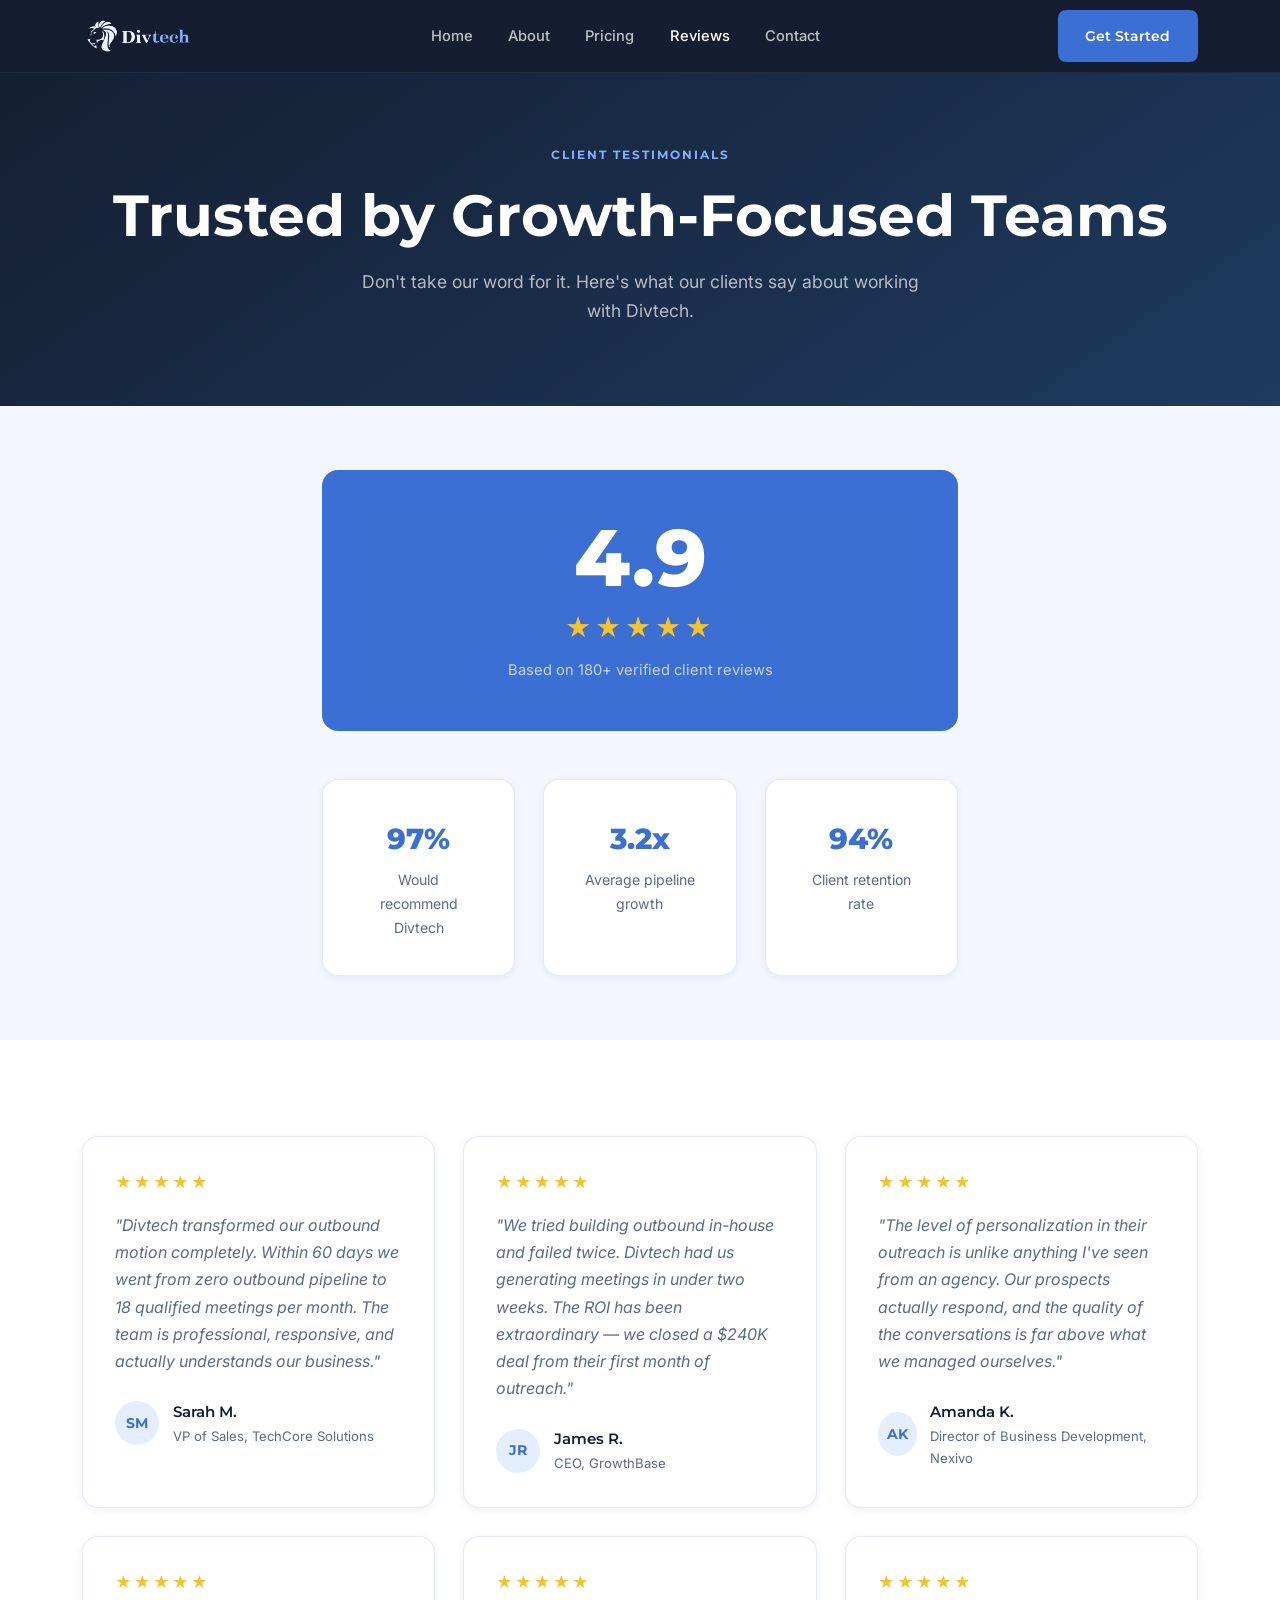
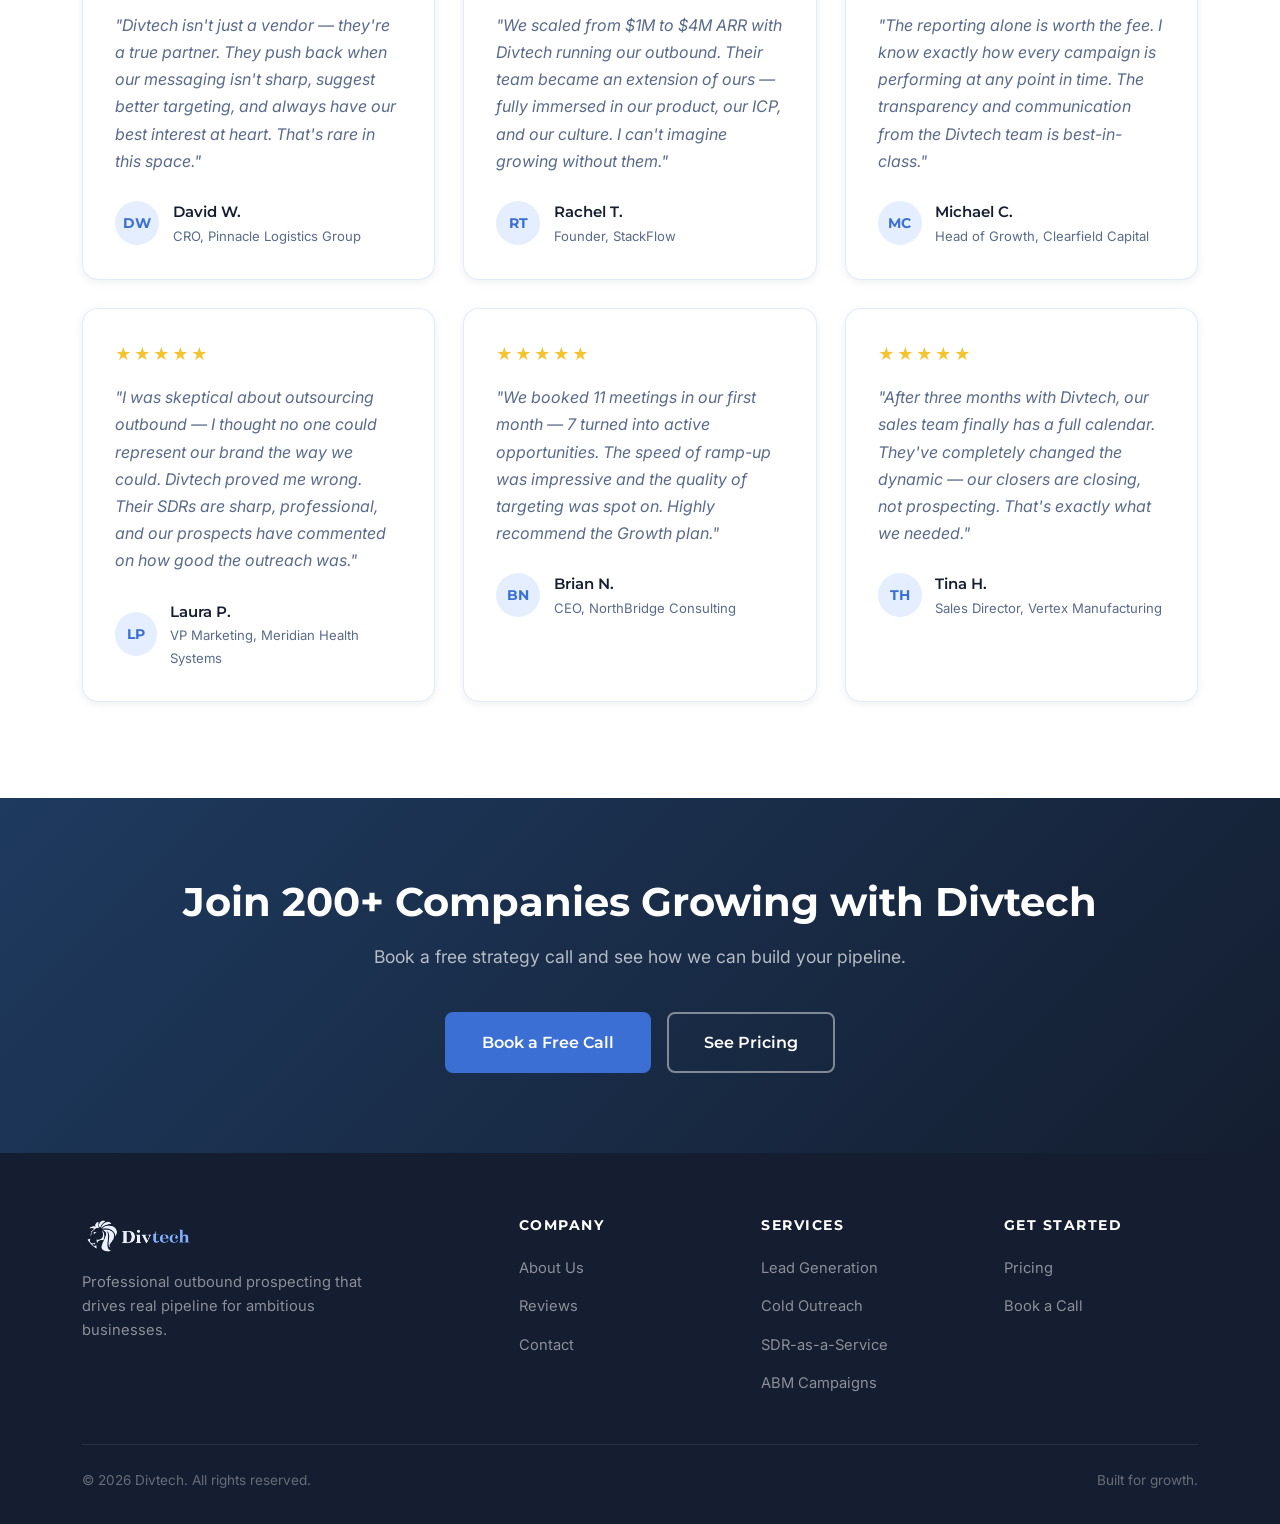
<file: reviews.html>
<!DOCTYPE html>
<html lang="en">
<head>
  <meta charset="UTF-8" />
  <meta name="viewport" content="width=device-width, initial-scale=1.0" />
  <title>Reviews | Divtech</title>
  <meta property="og:title" content="Reviews | Divtech" />
  <meta property="og:description" content="See what our clients say about working with Divtech." />
  <meta property="og:image" content="https://divtechus.com/Logo%20Files/png/Color%20logo%20with%20background%20800x800.png" />
  <meta property="og:url" content="https://divtechus.com/reviews.html" />
  <meta property="og:type" content="website" />
  <meta name="twitter:card" content="summary_large_image" />
  <link rel="icon" href="Logo%20Files/Favicons/browser.png" type="image/png" />
  <link rel="apple-touch-icon" href="Logo%20Files/Favicons/iPhone.png" />
  <link rel="stylesheet" href="css/styles.css" />
</head>
<body>

  <!-- NAV -->
  <nav class="nav">
    <div class="nav-inner">
      <a href="index.html" class="nav-logo"><img src="Logo%20Files/png/Color%20logo%20-%20no%20background.png" alt="Divtech" style="height:38px;" /></a>
      <ul class="nav-links">
        <li><a href="index.html">Home</a></li>
        <li><a href="about.html">About</a></li>
        <li><a href="pricing.html">Pricing</a></li>
        <li><a href="reviews.html" class="active">Reviews</a></li>
        <li><a href="contact.html">Contact</a></li>
      </ul>
      <div class="nav-right">
        <a href="contact.html" class="btn btn-primary">Get Started</a>
      </div>
      <button class="nav-toggle" aria-label="Toggle menu">&#9776;</button>
    </div>
  </nav>
  <script>
    document.querySelector('.nav-toggle').addEventListener('click', function() {
      document.querySelector('.nav-links').classList.toggle('open');
    });
  </script>

  <!-- PAGE HEADER -->
  <div class="page-header">
    <div class="container">
      <span class="section-label" style="color:var(--blue-mid);">Client Testimonials</span>
      <h1>Trusted by Growth-Focused Teams</h1>
      <p>Don't take our word for it. Here's what our clients say about working with Divtech.</p>
    </div>
  </div>

  <!-- RATING SUMMARY -->
  <section class="section-sm section-off">
    <div class="container" style="max-width:700px;">
      <div class="rating-summary">
        <div class="rating-big">4.9</div>
        <div class="rating-stars-big">★★★★★</div>
        <div class="rating-count">Based on 180+ verified client reviews</div>
      </div>
      <div class="grid-3" style="text-align:center;">
        <div class="card">
          <div style="font-family:'Montserrat',sans-serif; font-size:1.8rem; font-weight:800; color:var(--blue);">97%</div>
          <p style="font-size:0.88rem; margin-top:0.25rem;">Would recommend Divtech</p>
        </div>
        <div class="card">
          <div style="font-family:'Montserrat',sans-serif; font-size:1.8rem; font-weight:800; color:var(--blue);">3.2x</div>
          <p style="font-size:0.88rem; margin-top:0.25rem;">Average pipeline growth</p>
        </div>
        <div class="card">
          <div style="font-family:'Montserrat',sans-serif; font-size:1.8rem; font-weight:800; color:var(--blue);">94%</div>
          <p style="font-size:0.88rem; margin-top:0.25rem;">Client retention rate</p>
        </div>
      </div>
    </div>
  </section>

  <!-- REVIEWS GRID -->
  <section class="section">
    <div class="container">
      <div class="reviews-grid">

        <div class="review-card">
          <div class="review-stars">★★★★★</div>
          <p class="review-text">"Divtech transformed our outbound motion completely. Within 60 days we went from zero outbound pipeline to 18 qualified meetings per month. The team is professional, responsive, and actually understands our business."</p>
          <div class="reviewer">
            <div class="reviewer-avatar">SM</div>
            <div>
              <div class="reviewer-name">Sarah M.</div>
              <div class="reviewer-role">VP of Sales, TechCore Solutions</div>
            </div>
          </div>
        </div>

        <div class="review-card">
          <div class="review-stars">★★★★★</div>
          <p class="review-text">"We tried building outbound in-house and failed twice. Divtech had us generating meetings in under two weeks. The ROI has been extraordinary — we closed a $240K deal from their first month of outreach."</p>
          <div class="reviewer">
            <div class="reviewer-avatar">JR</div>
            <div>
              <div class="reviewer-name">James R.</div>
              <div class="reviewer-role">CEO, GrowthBase</div>
            </div>
          </div>
        </div>

        <div class="review-card">
          <div class="review-stars">★★★★★</div>
          <p class="review-text">"The level of personalization in their outreach is unlike anything I've seen from an agency. Our prospects actually respond, and the quality of the conversations is far above what we managed ourselves."</p>
          <div class="reviewer">
            <div class="reviewer-avatar">AK</div>
            <div>
              <div class="reviewer-name">Amanda K.</div>
              <div class="reviewer-role">Director of Business Development, Nexivo</div>
            </div>
          </div>
        </div>

        <div class="review-card">
          <div class="review-stars">★★★★★</div>
          <p class="review-text">"Divtech isn't just a vendor — they're a true partner. They push back when our messaging isn't sharp, suggest better targeting, and always have our best interest at heart. That's rare in this space."</p>
          <div class="reviewer">
            <div class="reviewer-avatar">DW</div>
            <div>
              <div class="reviewer-name">David W.</div>
              <div class="reviewer-role">CRO, Pinnacle Logistics Group</div>
            </div>
          </div>
        </div>

        <div class="review-card">
          <div class="review-stars">★★★★★</div>
          <p class="review-text">"We scaled from $1M to $4M ARR with Divtech running our outbound. Their team became an extension of ours — fully immersed in our product, our ICP, and our culture. I can't imagine growing without them."</p>
          <div class="reviewer">
            <div class="reviewer-avatar">RT</div>
            <div>
              <div class="reviewer-name">Rachel T.</div>
              <div class="reviewer-role">Founder, StackFlow</div>
            </div>
          </div>
        </div>

        <div class="review-card">
          <div class="review-stars">★★★★★</div>
          <p class="review-text">"The reporting alone is worth the fee. I know exactly how every campaign is performing at any point in time. The transparency and communication from the Divtech team is best-in-class."</p>
          <div class="reviewer">
            <div class="reviewer-avatar">MC</div>
            <div>
              <div class="reviewer-name">Michael C.</div>
              <div class="reviewer-role">Head of Growth, Clearfield Capital</div>
            </div>
          </div>
        </div>

        <div class="review-card">
          <div class="review-stars">★★★★★</div>
          <p class="review-text">"I was skeptical about outsourcing outbound — I thought no one could represent our brand the way we could. Divtech proved me wrong. Their SDRs are sharp, professional, and our prospects have commented on how good the outreach was."</p>
          <div class="reviewer">
            <div class="reviewer-avatar">LP</div>
            <div>
              <div class="reviewer-name">Laura P.</div>
              <div class="reviewer-role">VP Marketing, Meridian Health Systems</div>
            </div>
          </div>
        </div>

        <div class="review-card">
          <div class="review-stars">★★★★★</div>
          <p class="review-text">"We booked 11 meetings in our first month — 7 turned into active opportunities. The speed of ramp-up was impressive and the quality of targeting was spot on. Highly recommend the Growth plan."</p>
          <div class="reviewer">
            <div class="reviewer-avatar">BN</div>
            <div>
              <div class="reviewer-name">Brian N.</div>
              <div class="reviewer-role">CEO, NorthBridge Consulting</div>
            </div>
          </div>
        </div>

        <div class="review-card">
          <div class="review-stars">★★★★★</div>
          <p class="review-text">"After three months with Divtech, our sales team finally has a full calendar. They've completely changed the dynamic — our closers are closing, not prospecting. That's exactly what we needed."</p>
          <div class="reviewer">
            <div class="reviewer-avatar">TH</div>
            <div>
              <div class="reviewer-name">Tina H.</div>
              <div class="reviewer-role">Sales Director, Vertex Manufacturing</div>
            </div>
          </div>
        </div>

      </div>
    </div>
  </section>

  <!-- CTA -->
  <div class="cta-section">
    <div class="container">
      <h2>Join 200+ Companies Growing with Divtech</h2>
      <p>Book a free strategy call and see how we can build your pipeline.</p>
      <div class="cta-btns">
        <a href="contact.html" class="btn btn-primary btn-lg">Book a Free Call</a>
        <a href="pricing.html" class="btn btn-outline-white btn-lg">See Pricing</a>
      </div>
    </div>
  </div>

  <!-- FOOTER -->
  <footer class="footer">
    <div class="container">
      <div class="footer-grid">
        <div class="footer-brand">
          <a href="index.html" class="nav-logo"><img src="Logo%20Files/png/Color%20logo%20-%20no%20background.png" alt="Divtech" style="height:38px;" /></a>
          <p>Professional outbound prospecting that drives real pipeline for ambitious businesses.</p>
        </div>
        <div class="footer-col">
          <h5>Company</h5>
          <ul class="footer-links">
            <li><a href="about.html">About Us</a></li>
            <li><a href="reviews.html">Reviews</a></li>
            <li><a href="contact.html">Contact</a></li>
          </ul>
        </div>
        <div class="footer-col">
          <h5>Services</h5>
          <ul class="footer-links">
            <li><a href="#">Lead Generation</a></li>
            <li><a href="#">Cold Outreach</a></li>
            <li><a href="#">SDR-as-a-Service</a></li>
            <li><a href="#">ABM Campaigns</a></li>
          </ul>
        </div>
        <div class="footer-col">
          <h5>Get Started</h5>
          <ul class="footer-links">
            <li><a href="pricing.html">Pricing</a></li>
            <li><a href="contact.html">Book a Call</a></li>
          </ul>
        </div>
      </div>
      <hr class="footer-divider" />
      <div class="footer-bottom">
        <p>&copy; 2026 Divtech. All rights reserved.</p>
        <p>Built for growth.</p>
      </div>
    </div>
  </footer>

</body>
</html>
</file>
<file: css/styles.css>
@import url('https://fonts.googleapis.com/css2?family=Montserrat:wght@400;500;600;700;800&family=Inter:wght@300;400;500;600&display=swap');

/* ORIGINAL PALETTE (revert if needed):
  --navy:       #08111E;
  --blue-dark:  #0C2D57;
  --blue:       #1558A0;
  --blue-mid:   #84affd;
  --blue-light: #AED6F1;
  --blue-pale:  #D6EAF8;
  --off-white:  #F5F8FC;
  --gray-light: #EBF2F9;
  --text:       #1C2B3A;
  --text-muted: #56677A;
  --border:     rgba(21, 88, 160, 0.14);
*/

:root {
  --navy:       #141E30;
  --blue-dark:  #1E3A5F;
  --blue:       #3B6FD4;
  --blue-mid:   #84affd;
  --blue-light: #B8CFFE;
  --blue-pale:  #E4EEFF;
  --off-white:  #F4F7FF;
  --gray-light: #EAF0FF;
  --white:      #FFFFFF;
  --text:       #1A2540;
  --text-muted: #5A6B8A;
  --border:     rgba(59, 111, 212, 0.14);
  --shadow-sm:  0 2px 8px rgba(20,30,48,0.07);
  --shadow-md:  0 6px 24px rgba(20,30,48,0.11);
  --shadow-lg:  0 12px 48px rgba(20,30,48,0.16);
  --radius:     8px;
  --radius-lg:  16px;
  --max-w:      1180px;
}

*, *::before, *::after { box-sizing: border-box; margin: 0; padding: 0; }
html { scroll-behavior: smooth; }
body { font-family: 'Inter', sans-serif; color: var(--text); background: var(--white); line-height: 1.7; font-size: 1rem; }
img { max-width: 100%; display: block; }
a { text-decoration: none; }

h1, h2, h3, h4, h5 { font-family: 'Montserrat', sans-serif; font-weight: 700; line-height: 1.2; color: var(--navy); }
h1 { font-size: clamp(2.2rem, 5vw, 3.6rem); }
h2 { font-size: clamp(1.7rem, 3.5vw, 2.5rem); }
h3 { font-size: 1.3rem; }
h4 { font-size: 1.05rem; }
p { color: var(--text-muted); }

/* ── LAYOUT ── */
.container { max-width: var(--max-w); margin: 0 auto; padding: 0 2rem; }
.section { padding: 96px 0; }
.section-sm { padding: 64px 0; }
.section-dark { background: var(--navy); }
.section-off { background: var(--off-white); }
.section-label {
  display: inline-block;
  font-family: 'Montserrat', sans-serif;
  font-size: 0.75rem;
  font-weight: 700;
  letter-spacing: 2px;
  text-transform: uppercase;
  color: var(--blue-mid);
  margin-bottom: 1rem;
}
.section-header { max-width: 620px; margin-bottom: 3.5rem; }
.section-header h2 { margin-bottom: 1rem; }
.section-header.centered { text-align: center; margin: 0 auto 3.5rem; }

/* ── NAV ── */
.nav {
  position: fixed; top: 0; left: 0; right: 0; z-index: 1000;
  background: var(--navy);
  border-bottom: 1px solid rgba(174,214,241,0.08);
  backdrop-filter: blur(10px);
}
.nav-inner {
  max-width: var(--max-w); margin: 0 auto; padding: 0 2rem;
  display: flex; align-items: center; justify-content: space-between;
  height: 72px;
}
.nav-logo {
  font-family: 'Montserrat', sans-serif;
  font-size: 1.55rem; font-weight: 800;
  color: var(--white); letter-spacing: -0.5px;
}
.nav-logo span { color: var(--blue-mid); }
.nav-links { display: flex; align-items: center; gap: 2.2rem; list-style: none; }
.nav-links a {
  color: rgba(255,255,255,0.72); font-size: 0.92rem;
  font-weight: 500; transition: color 0.2s;
}
.nav-links a:hover, .nav-links a.active { color: var(--white); }
.nav-right { display: flex; align-items: center; gap: 1rem; }

/* ── BUTTONS ── */
.btn {
  display: inline-flex; align-items: center; gap: 0.5rem;
  padding: 0.72rem 1.6rem; border-radius: var(--radius);
  font-family: 'Montserrat', sans-serif; font-size: 0.9rem; font-weight: 600;
  cursor: pointer; transition: all 0.22s; border: 2px solid transparent; white-space: nowrap;
}
.btn-primary { background: var(--blue); color: var(--white); border-color: var(--blue); }
.btn-primary:hover { background: var(--blue-dark); border-color: var(--blue-dark); transform: translateY(-1px); box-shadow: 0 6px 20px rgba(21,88,160,0.38); }
.btn-outline-white { background: transparent; color: var(--white); border-color: rgba(255,255,255,0.45); }
.btn-outline-white:hover { border-color: var(--white); background: rgba(255,255,255,0.08); }
.btn-outline { background: transparent; color: var(--blue); border-color: var(--blue); }
.btn-outline:hover { background: var(--blue); color: var(--white); }
.btn-lg { padding: 0.95rem 2.2rem; font-size: 1rem; }

/* ── HERO ORBS ── */
.hero-orb { position: absolute; border-radius: 50%; pointer-events: none; z-index: 0; }
.hero-orb-left { width: 600px; height: 600px; background: radial-gradient(circle, rgba(132,175,253,0.25) 0%, transparent 70%); left: -180px; top: 50%; transform: translateY(-50%); }
.hero-orb-right { width: 500px; height: 500px; background: radial-gradient(circle, rgba(59,111,212,0.35) 0%, transparent 70%); right: -120px; top: 20%; }
.hero-orb-bottom { width: 350px; height: 350px; background: radial-gradient(circle, rgba(132,175,253,0.20) 0%, transparent 70%); right: 15%; bottom: -80px; }

/* ── HERO ── */
.hero {
  min-height: 100vh;
  background: linear-gradient(145deg, var(--navy) 0%, var(--blue-dark) 60%, #0E3A6E 100%);
  display: flex; align-items: center;
  padding-top: 72px;
  position: relative; overflow: hidden;
}
.hero::before {
  content: '';
  position: absolute; inset: 0;
  background: radial-gradient(ellipse at 70% 50%, rgba(26,111,191,0.18) 0%, transparent 65%);
}
.hero-inner { position: relative; z-index: 1; padding: 50px 0; text-align: center; }
.hero-badge {
  display: inline-flex; align-items: center; gap: 0.5rem;
  background: rgba(174,214,241,0.1); border: 1px solid rgba(174,214,241,0.25);
  color: var(--blue-light); padding: 0.4rem 1rem; border-radius: 100px;
  font-size: 0.82rem; font-weight: 600; letter-spacing: 0.5px;
  margin-bottom: 1.8rem;
}
.hero h1 { color: var(--white); margin-bottom: 1rem; max-width: 700px; margin-left: auto; margin-right: auto; }
.hero h1 span { color: var(--blue-light); }
.hero p { font-size: 1.15rem; color: rgba(255,255,255,0.72); max-width: 560px; margin-bottom: 1.5rem; margin-left: auto; margin-right: auto; }
.hero-cta { display: flex; gap: 1rem; flex-wrap: wrap; margin-bottom: 1.75rem; justify-content: center; }
.hero-stats { display: flex; gap: 3rem; flex-wrap: wrap; justify-content: center; }
.hero-stat-num {
  font-family: 'Montserrat', sans-serif;
  font-size: 2rem; font-weight: 800; color: var(--white); line-height: 1;
}
.hero-stat-label { font-size: 0.85rem; color: rgba(255,255,255,0.55); margin-top: 0.25rem; }

/* ── PAGE HEADER ── */
.page-header {
  background: linear-gradient(145deg, var(--navy) 0%, var(--blue-dark) 100%);
  padding: 140px 0 80px;
  text-align: center;
}
.page-header h1 { color: var(--white); margin-bottom: 1rem; }
.page-header p { color: rgba(255,255,255,0.68); font-size: 1.1rem; max-width: 560px; margin: 0 auto; }

/* ── CARDS ── */
.card {
  background: var(--white); border-radius: var(--radius-lg);
  padding: 2.2rem; border: 1px solid var(--border);
  box-shadow: var(--shadow-sm); transition: box-shadow 0.25s, transform 0.25s;
}
.card:hover { box-shadow: var(--shadow-md); transform: translateY(-3px); }
.card-icon {
  width: 52px; height: 52px; border-radius: 12px;
  background: var(--blue-pale); display: flex; align-items: center; justify-content: center;
  margin-bottom: 1.4rem;
}
.card-icon svg { width: 26px; height: 26px; stroke: var(--blue); }
.card h3 { margin-bottom: 0.75rem; }

/* ── GRID ── */
.grid-2 { display: grid; grid-template-columns: repeat(2, 1fr); gap: 1.75rem; }
.grid-3 { display: grid; grid-template-columns: repeat(3, 1fr); gap: 1.75rem; }
.grid-4 { display: grid; grid-template-columns: repeat(4, 1fr); gap: 1.5rem; }

/* ── CLIENTS BAR ── */
.hero-clients { margin-top: 1.25rem; width: 100%; }
.hero-stats { border-top: 1px solid rgba(255,255,255,0.12); padding-top: 1.25rem; margin-top: 1.25rem; }
.hero-clients-label { font-size: 0.72rem; font-weight: 700; letter-spacing: 2px; text-transform: uppercase; color: rgba(255,255,255,0.45); margin-bottom: 0.75rem; text-align: center; }
.hero-clients-logos { display: flex; flex-direction: row; flex-wrap: wrap; justify-content: center; gap: 1rem; }
.logo-pill { background: #ffffff; border-radius: 8px; padding: 6px 12px; width: 130px; height: 40px; display: flex; align-items: center; justify-content: center; opacity: 0.9; transition: opacity 0.2s; }
.logo-pill:hover { opacity: 1; }
.logo-pill img { max-width: 100%; max-height: 100%; object-fit: contain; background: none; }
.logo-pill-sm { padding: 0 2px; }
.logo-pill-2x { overflow: hidden; padding: 0; }
.logo-pill-2x img { transform: scale(2); }

/* ── SERVICES ── */
.services-grid { display: flex; flex-wrap: wrap; justify-content: center; gap: 1.75rem; }
.services-grid .card { width: calc(33.33% - 1.2rem); }

/* ── STATS BAR ── */
.stats-bar { background: var(--blue); padding: 3rem 0; }
.stats-bar-inner { display: flex; justify-content: space-around; flex-wrap: wrap; gap: 2rem; }
.stat-item { text-align: center; }
.stat-num { font-family: 'Montserrat', sans-serif; font-size: 2.4rem; font-weight: 800; color: var(--white); }
.stat-label { font-size: 0.88rem; color: rgba(255,255,255,0.7); margin-top: 0.25rem; }

/* ── WHY US ── */
.why-grid { display: grid; grid-template-columns: 1fr 1fr; gap: 5rem; align-items: center; }
.why-list { list-style: none; display: flex; flex-direction: column; gap: 1.5rem; }
.why-item { display: flex; gap: 1rem; align-items: flex-start; }
.why-icon {
  width: 40px; height: 40px; border-radius: 8px;
  background: var(--blue-pale); flex-shrink: 0;
  display: flex; align-items: center; justify-content: center;
}
.why-icon svg { width: 20px; height: 20px; stroke: var(--blue); }
.why-item h4 { margin-bottom: 0.25rem; }

/* ── CTA SECTION ── */
.cta-section {
  background: linear-gradient(135deg, var(--blue-dark) 0%, var(--navy) 100%);
  padding: 80px 0; text-align: center;
}
.cta-section h2 { color: var(--white); margin-bottom: 1rem; }
.cta-section p { color: rgba(255,255,255,0.68); font-size: 1.1rem; max-width: 540px; margin: 0 auto 2.5rem; }
.cta-btns { display: flex; justify-content: center; gap: 1rem; flex-wrap: wrap; }

/* ── PRICING ── */
.pricing-banner { background: rgba(132,175,253,0.12); border: 1px solid rgba(132,175,253,0.35); border-radius: 12px; padding: 1.25rem 1.75rem; margin-bottom: 2.5rem; font-size: 0.95rem; color: var(--text-muted); line-height: 1.7; text-align: center; }
.pricing-grid { display: flex; flex-wrap: wrap; justify-content: center; gap: 1.5rem; align-items: start; }
.pricing-grid .pricing-card { width: calc(33.33% - 1.2rem); }
.pricing-card {
  background: var(--white); border-radius: var(--radius-lg);
  padding: 2.5rem 2rem; border: 1px solid var(--border); box-shadow: var(--shadow-sm);
}
.pricing-card.featured {
  background: #84affd; border-color: #84affd;
  box-shadow: var(--shadow-lg);
}
.pricing-card.featured h3,
.pricing-card.featured .pricing-price,
.pricing-card.featured .pricing-period,
.pricing-card.featured p,
.pricing-card.featured .pricing-features li { color: var(--navy); }
.pricing-card.featured .pricing-features li::before { color: var(--navy); }
.pricing-badge {
  display: inline-block; background: rgba(255,255,255,0.2);
  color: var(--white); font-size: 0.75rem; font-weight: 700;
  letter-spacing: 1px; text-transform: uppercase;
  padding: 0.3rem 0.85rem; border-radius: 100px; margin-bottom: 1.2rem;
}
.pricing-card h3 { margin-bottom: 0.5rem; }
.pricing-card > p { font-size: 0.92rem; margin-bottom: 1.75rem; }
.pricing-price { font-family: 'Montserrat', sans-serif; font-size: 2.8rem; font-weight: 800; color: var(--navy); line-height: 1; }
.pricing-period { font-size: 0.9rem; color: var(--text-muted); margin-bottom: 1.75rem; margin-top: 0.25rem; }
.pricing-divider { border: none; border-top: 1px solid var(--border); margin: 1.5rem 0; }
.pricing-card.featured .pricing-divider { border-color: rgba(20,30,48,0.15); }
.pricing-features { list-style: none; display: flex; flex-direction: column; gap: 0.85rem; margin-bottom: 2rem; }
.pricing-features li { display: flex; align-items: flex-start; gap: 0.6rem; font-size: 0.93rem; color: var(--text-muted); }
.pricing-features li::before { content: '✓'; font-weight: 700; color: var(--blue); flex-shrink: 0; margin-top: 0.05rem; }
.pricing-card.featured .btn-outline-white { border-color: var(--navy); color: var(--navy); }
.pricing-card.featured .pricing-badge { background: rgba(20,30,48,0.15); color: var(--navy); }

/* ── REVIEWS ── */
.reviews-grid { display: grid; grid-template-columns: repeat(3, 1fr); gap: 1.75rem; }
.review-card {
  background: var(--white); border-radius: var(--radius-lg);
  padding: 2rem; border: 1px solid var(--border); box-shadow: var(--shadow-sm);
}
.review-stars { color: #F4C430; font-size: 1rem; margin-bottom: 1rem; letter-spacing: 2px; }
.review-text { font-style: italic; color: var(--text-muted); margin-bottom: 1.5rem; line-height: 1.7; }
.reviewer { display: flex; align-items: center; gap: 0.85rem; }
.reviewer-avatar {
  width: 44px; height: 44px; border-radius: 50%;
  background: var(--blue-pale); display: flex; align-items: center; justify-content: center;
  font-family: 'Montserrat', sans-serif; font-weight: 700; font-size: 0.9rem; color: var(--blue);
}
.reviewer-name { font-family: 'Montserrat', sans-serif; font-weight: 600; font-size: 0.95rem; color: var(--navy); }
.reviewer-role { font-size: 0.82rem; color: var(--text-muted); }
.rating-summary {
  text-align: center; background: var(--blue); color: var(--white);
  border-radius: var(--radius-lg); padding: 3rem 2rem; margin-bottom: 3rem;
}
.rating-big { font-family: 'Montserrat', sans-serif; font-size: 5rem; font-weight: 800; line-height: 1; }
.rating-stars-big { font-size: 1.6rem; letter-spacing: 4px; color: #F4C430; margin: 0.5rem 0; }
.rating-count { color: rgba(255,255,255,0.7); font-size: 0.92rem; }

/* ── CONTACT ── */
.contact-grid { display: grid; grid-template-columns: 1fr 1.5fr; gap: 5rem; align-items: start; }
.contact-info-item { display: flex; gap: 1rem; align-items: flex-start; margin-bottom: 2rem; }
.contact-icon {
  width: 44px; height: 44px; border-radius: 10px;
  background: var(--blue-pale); flex-shrink: 0;
  display: flex; align-items: center; justify-content: center;
}
.contact-icon svg { width: 20px; height: 20px; stroke: var(--blue); }
.contact-info-item h4 { margin-bottom: 0.25rem; }
.contact-info-item p { font-size: 0.93rem; }
.form-group { margin-bottom: 1.4rem; }
.form-row { display: grid; grid-template-columns: 1fr 1fr; gap: 1.25rem; }
label { display: block; font-size: 0.88rem; font-weight: 600; color: var(--navy); margin-bottom: 0.5rem; font-family: 'Montserrat', sans-serif; }
input, textarea, select {
  width: 100%; padding: 0.8rem 1rem;
  border: 1.5px solid var(--border); border-radius: var(--radius);
  font-family: 'Inter', sans-serif; font-size: 0.95rem; color: var(--text);
  background: var(--white); transition: border-color 0.2s, box-shadow 0.2s;
  outline: none;
}
input:focus, textarea:focus, select:focus {
  border-color: var(--blue); box-shadow: 0 0 0 3px rgba(21,88,160,0.12);
}
textarea { resize: vertical; min-height: 140px; }

/* ── ABOUT ── */
.about-grid { display: grid; grid-template-columns: 1fr 1fr; gap: 5rem; align-items: center; }
.about-img-block {
  background: linear-gradient(145deg, var(--blue-dark), var(--blue));
  border-radius: var(--radius-lg); padding: 3rem;
  aspect-ratio: 4/3; display: flex; align-items: center; justify-content: center;
}
.about-img-text { text-align: center; color: var(--white); }
.about-img-text .big { font-family: 'Montserrat', sans-serif; font-size: 4rem; font-weight: 800; opacity: 0.3; display: block; }
.about-img-text span:last-child { font-size: 1rem; opacity: 0.6; }
.values-grid { display: grid; grid-template-columns: repeat(2, 1fr); gap: 1.25rem; }
.value-card {
  background: var(--white); padding: 1.75rem; border-radius: var(--radius-lg);
  border: 1px solid var(--border); box-shadow: var(--shadow-sm);
}
.value-num { font-family: 'Montserrat', sans-serif; font-size: 2rem; font-weight: 800; color: var(--blue-pale); line-height: 1; margin-bottom: 0.75rem; }
.value-card h4 { margin-bottom: 0.5rem; }

/* ── FOOTER ── */
.footer { background: var(--navy); padding: 64px 0 32px; }
.footer-grid { display: grid; grid-template-columns: 2fr 1fr 1fr 1fr; gap: 3rem; margin-bottom: 3rem; }
.footer-brand p { color: rgba(255,255,255,0.5); font-size: 0.92rem; margin-top: 1rem; max-width: 280px; line-height: 1.6; }
.footer-col h5 { font-family: 'Montserrat', sans-serif; font-size: 0.85rem; font-weight: 700; color: var(--white); text-transform: uppercase; letter-spacing: 1.5px; margin-bottom: 1.25rem; }
.footer-links { list-style: none; display: flex; flex-direction: column; gap: 0.7rem; }
.footer-links a { color: rgba(255,255,255,0.5); font-size: 0.92rem; transition: color 0.2s; }
.footer-links a:hover { color: var(--white); }
.footer-divider { border: none; border-top: 1px solid rgba(255,255,255,0.08); margin-bottom: 1.5rem; }
.footer-bottom { display: flex; justify-content: space-between; align-items: center; }
.footer-bottom p { color: rgba(255,255,255,0.35); font-size: 0.85rem; }

/* ── HAMBURGER ── */
.nav-toggle {
  display: none;
  background: none;
  border: none;
  cursor: pointer;
  color: white;
  font-size: 1.75rem;
  line-height: 1;
  padding: 0.25rem 0.5rem;
}

/* ── RESPONSIVE ── */
@media (max-width: 1024px) {
  .grid-3, .services-grid, .reviews-grid { grid-template-columns: repeat(2, 1fr); }
  .grid-4 { grid-template-columns: repeat(2, 1fr); }
  .footer-grid { grid-template-columns: 1fr 1fr; }
  .pricing-card.featured { transform: none; }
  .pricing-grid .pricing-card { width: calc(50% - 1rem); }
  .why-grid, .about-grid, .contact-grid { grid-template-columns: 1fr; gap: 3rem; }
}
@media (max-width: 768px) {
  .section { padding: 64px 0; }
  .grid-2, .grid-3, .reviews-grid, .values-grid { grid-template-columns: 1fr; }
  .services-grid .card { width: 100%; }
  .pricing-grid .pricing-card { width: 100%; }
  .nav-links {
    display: none;
    flex-direction: column;
    position: absolute;
    top: 72px; left: 0; right: 0;
    background: var(--navy);
    padding: 1rem 2rem 1.5rem;
    gap: 0;
    border-top: 1px solid rgba(174,214,241,0.08);
    z-index: 999;
  }
  .nav-links.open { display: flex; }
  .nav-links li { border-bottom: 1px solid rgba(255,255,255,0.06); }
  .nav-links a { display: block; padding: 0.85rem 0; font-size: 1rem; }
  .nav-toggle { display: flex; }
  .nav-right { display: none; }
  .hero-stats { gap: 2rem; justify-content: center; }
  .hero-inner { text-align: center; }
  .hero h1, .hero p { text-align: center; }
  .hero-cta { justify-content: center; }
  
  .stats-bar-inner { justify-content: center; }
  .section-header { text-align: center; }
  .why-list { text-align: left; }
  .footer-grid { grid-template-columns: 1fr; gap: 2rem; }
  .footer-brand, .footer-col { text-align: center; }
  .footer-links { align-items: center; }
  .footer-bottom { flex-direction: column; gap: 0.5rem; text-align: center; }
  .form-row { grid-template-columns: 1fr; }
  .cta-section { text-align: center; }
}
</file>
